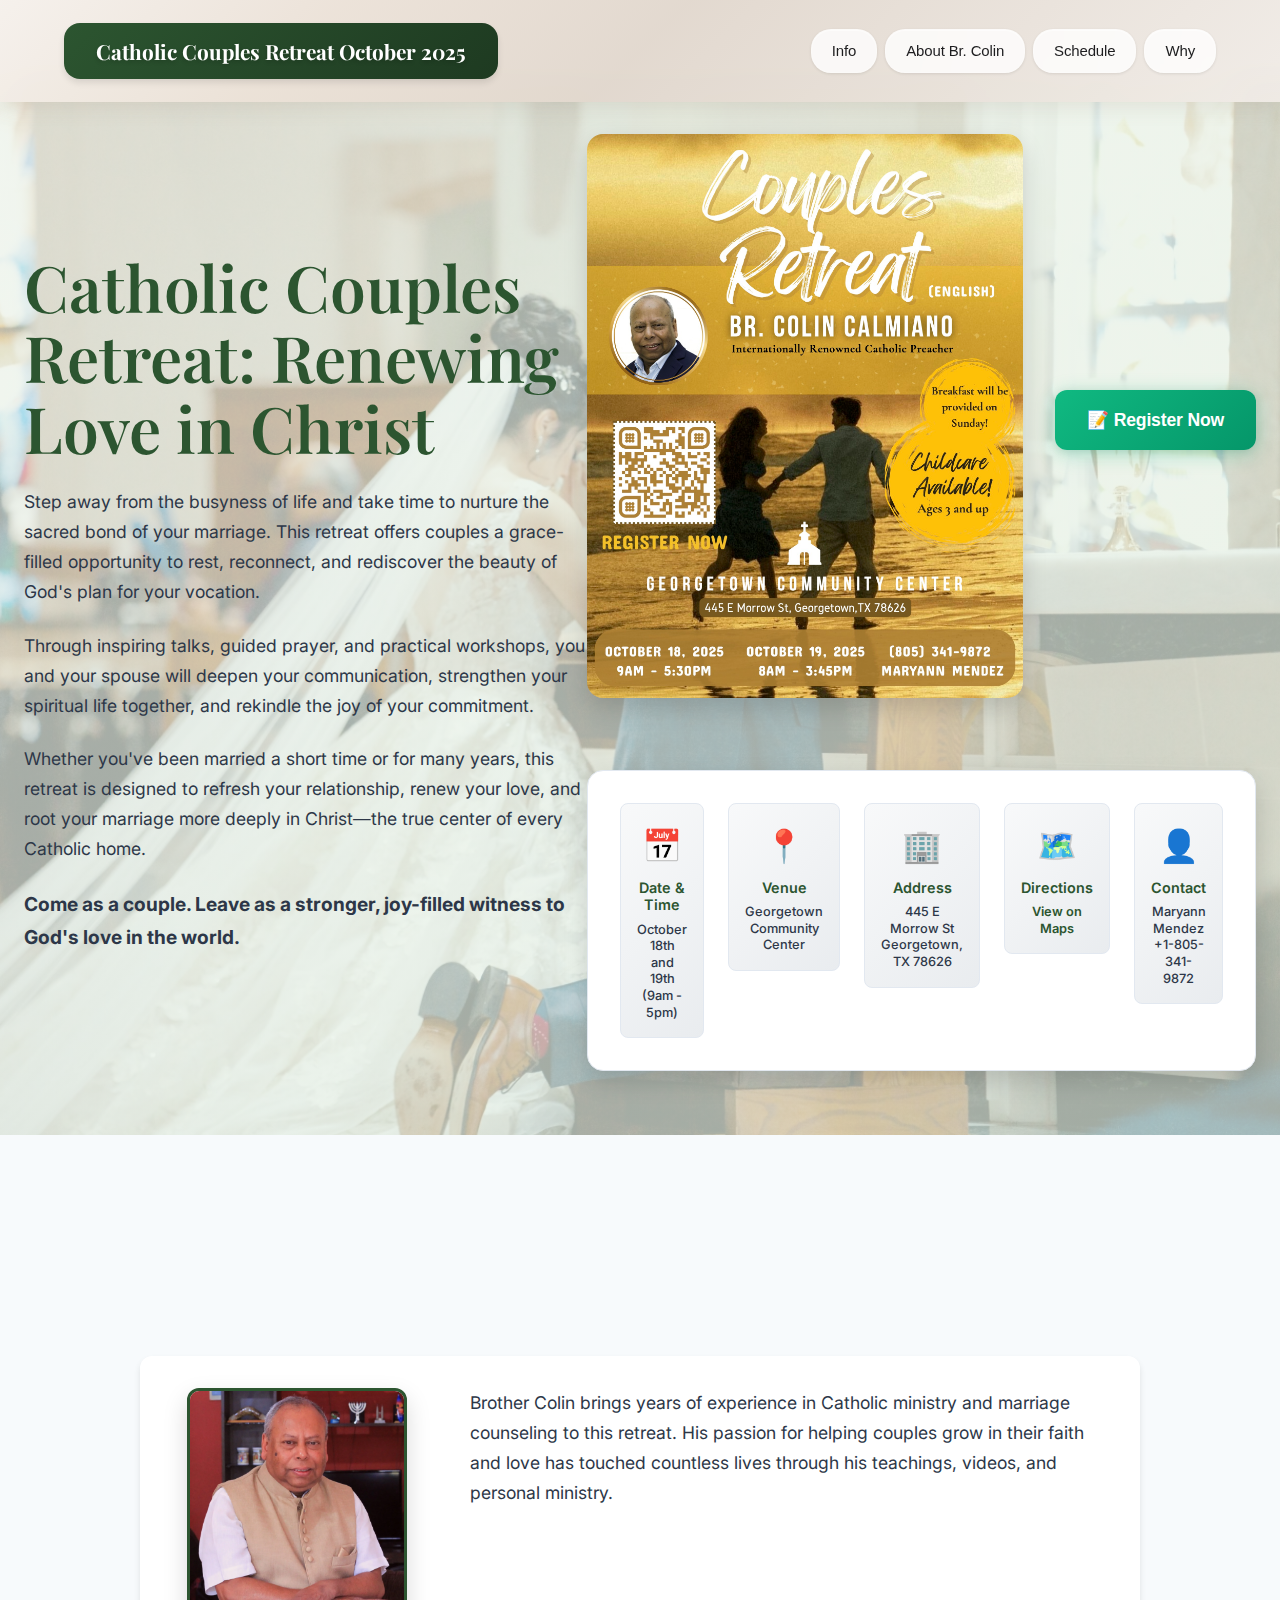
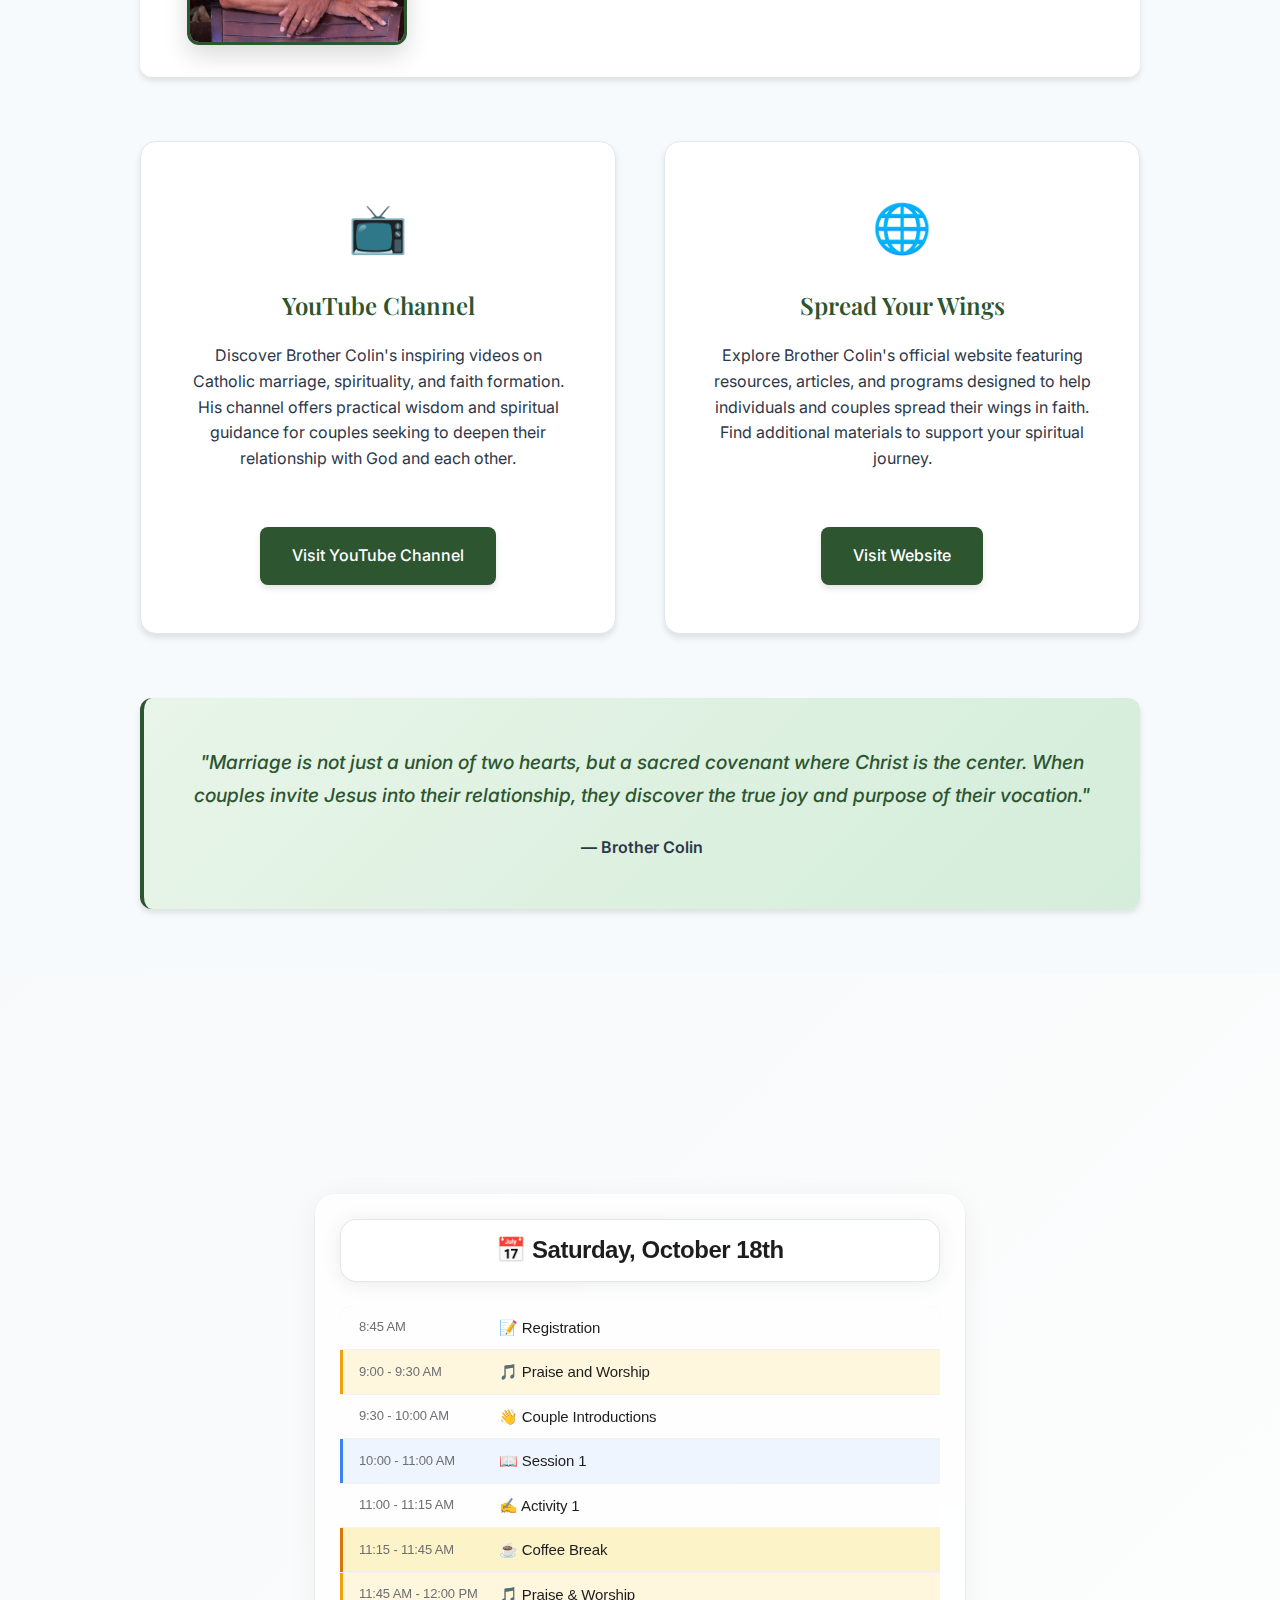
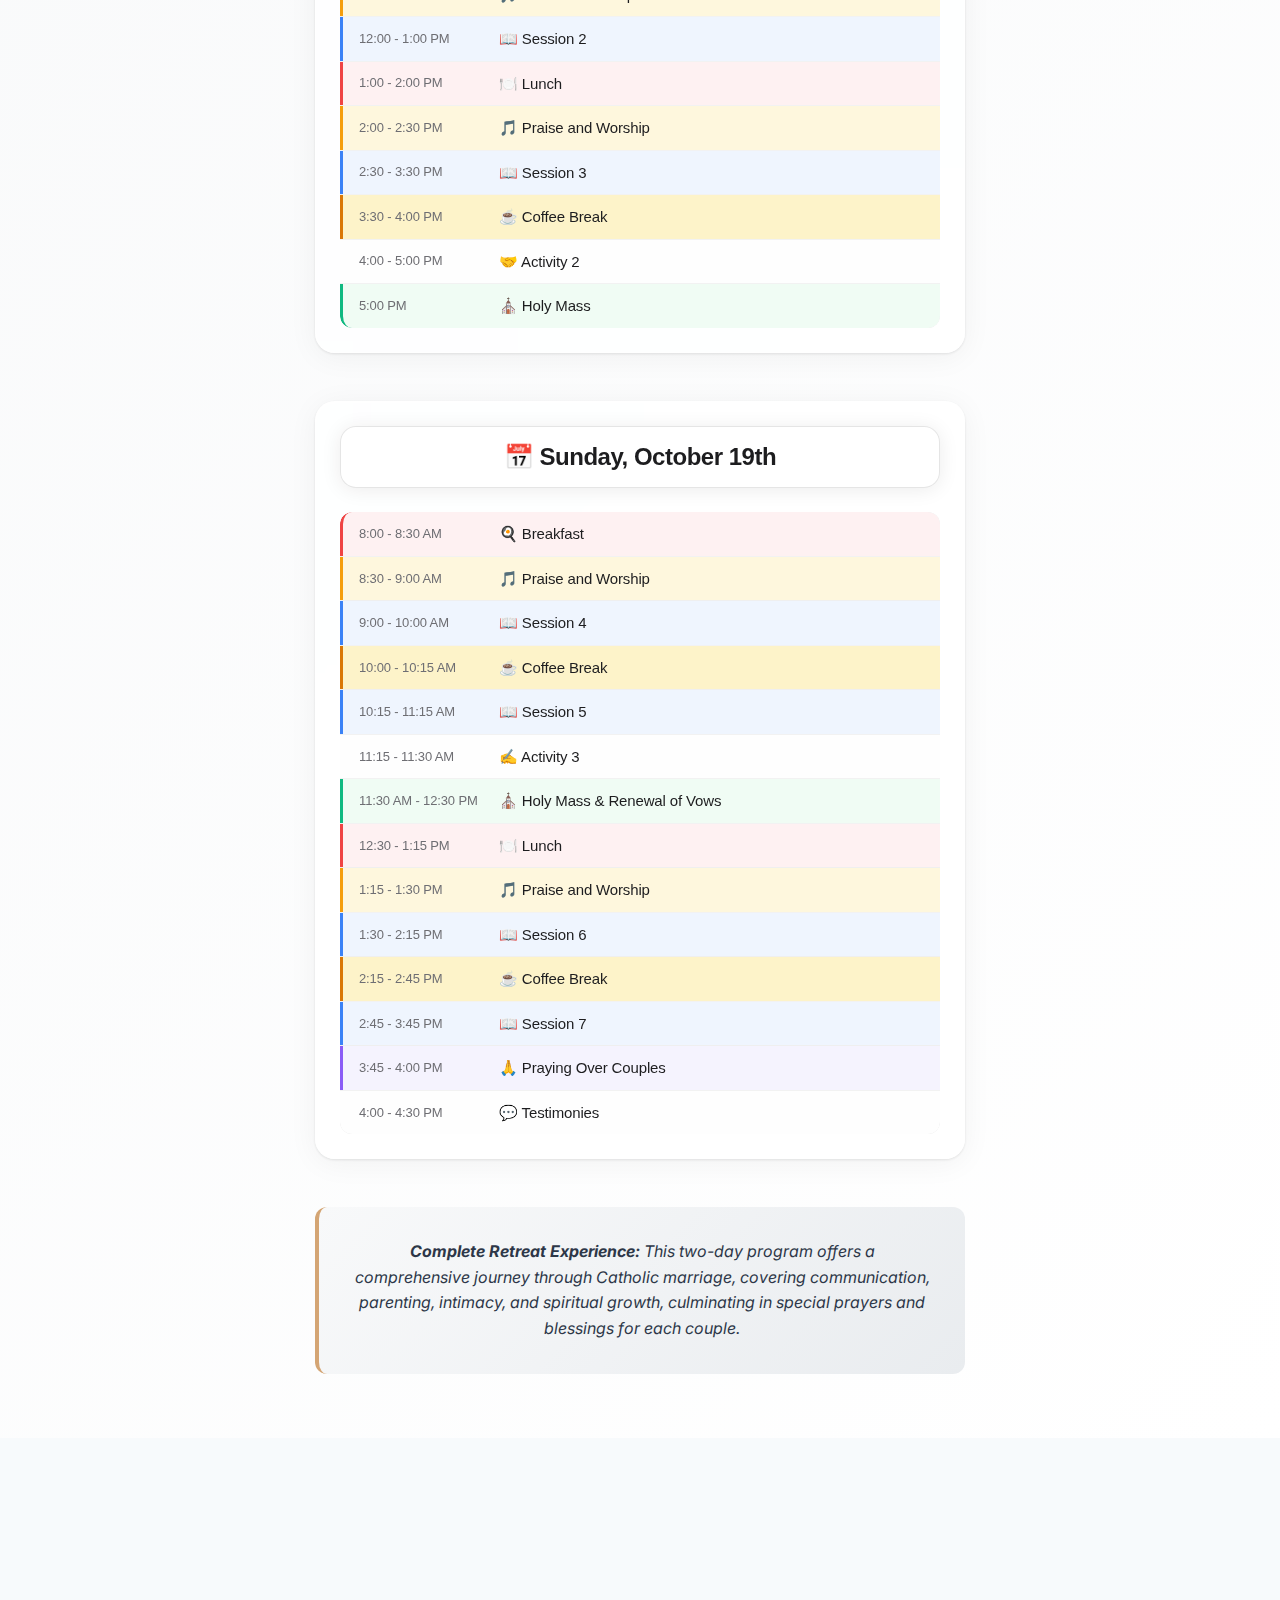
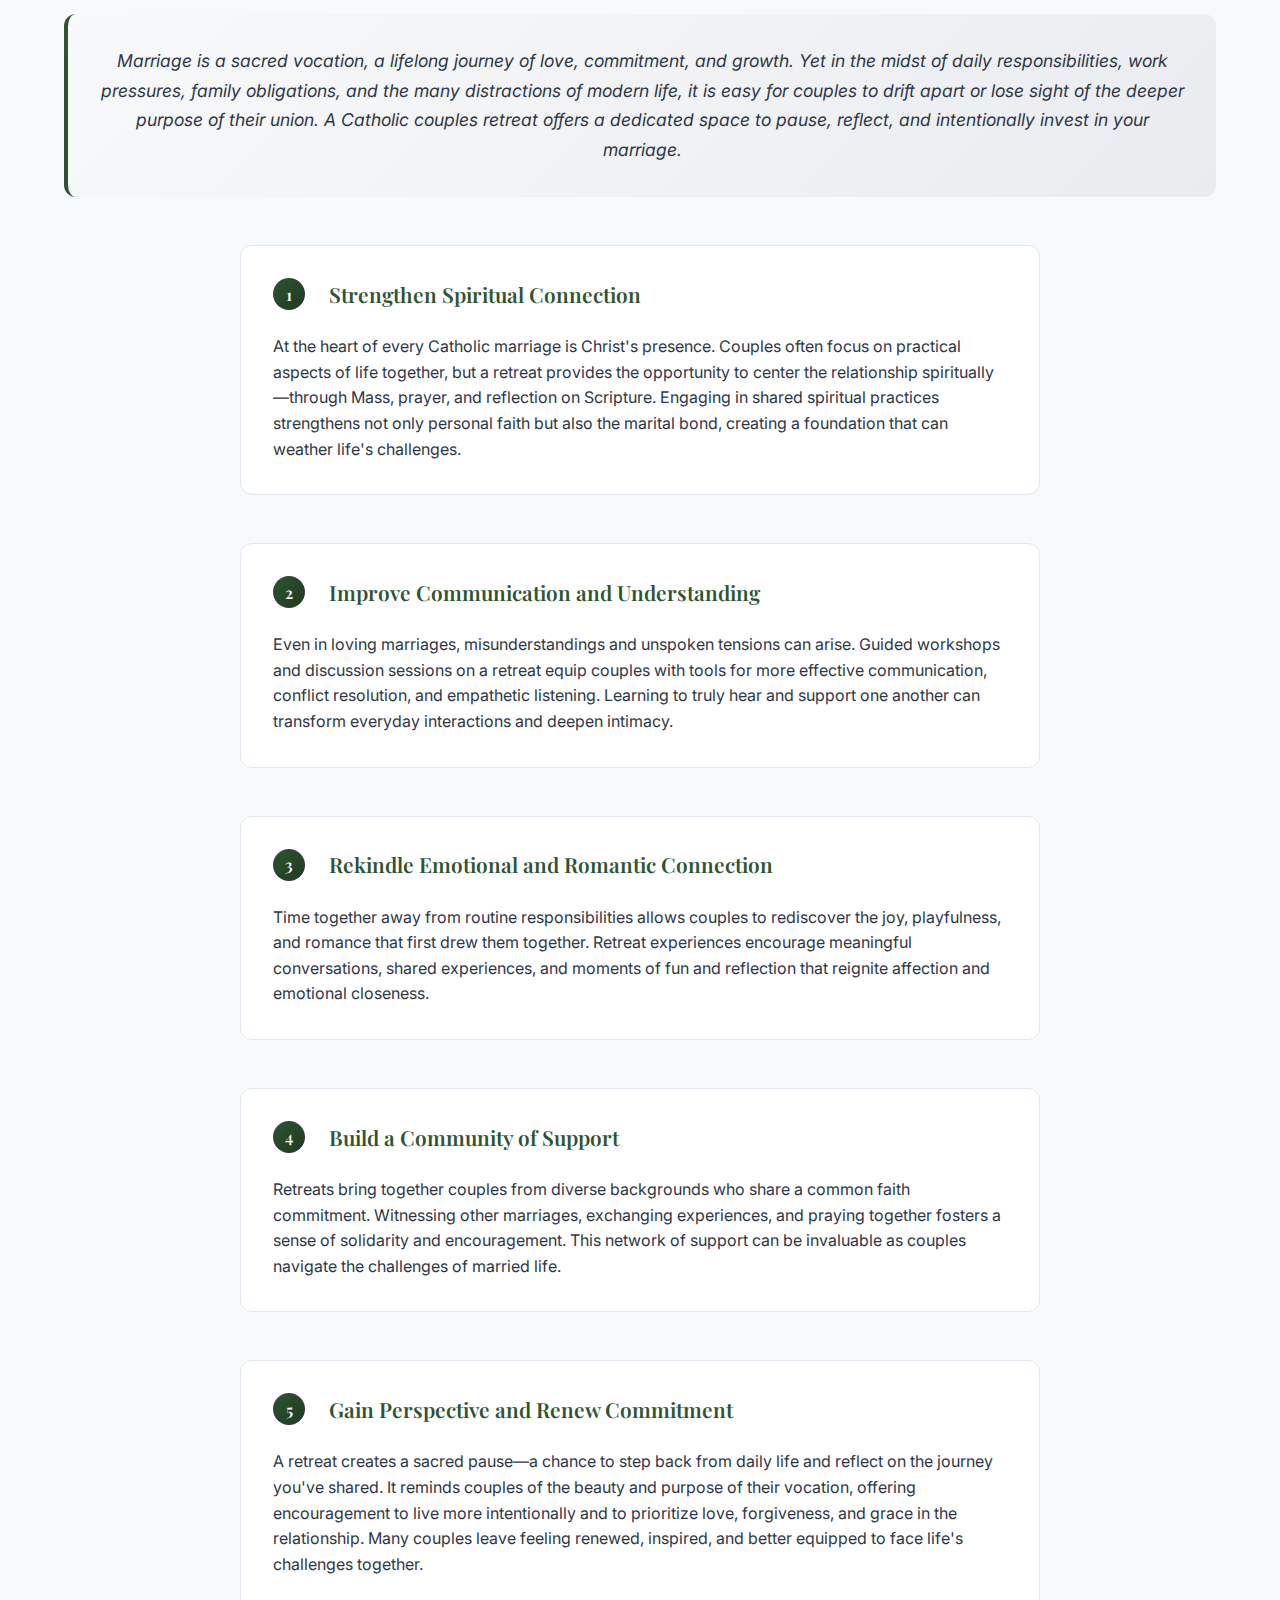
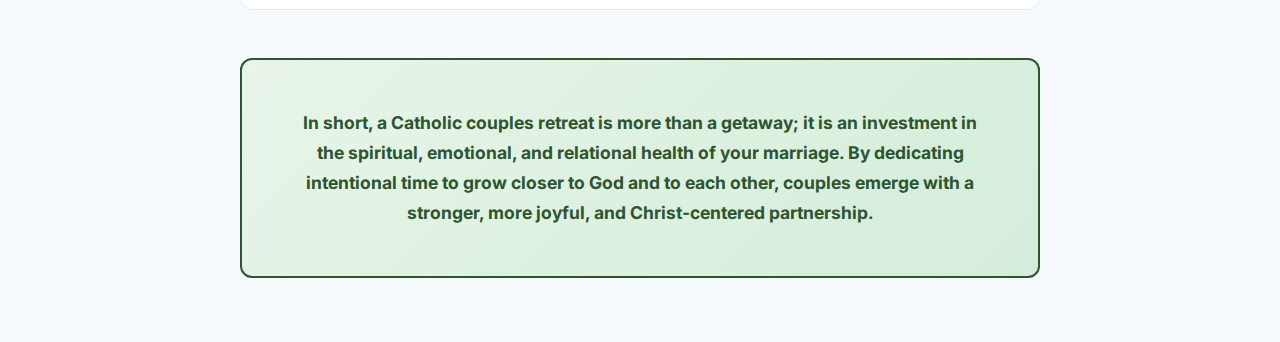
<file: index.html>
<!DOCTYPE html>
<html lang="en">
<head>
    <meta charset="UTF-8">
    <meta name="viewport" content="width=device-width, initial-scale=1.0">
    <meta http-equiv="Cache-Control" content="no-cache, no-store, must-revalidate">
    <meta http-equiv="Pragma" content="no-cache">
    <meta http-equiv="Expires" content="0">
    <title>Catholic Couples Retreat - October 2025 - Strengthen Your Marriage in Faith</title>
    <link rel="stylesheet" href="styles.css?v=2025012104">
    <link href="https://fonts.googleapis.com/css2?family=Playfair+Display:wght@400;600;700&family=Inter:wght@300;400;500;600&display=swap" rel="stylesheet">
</head>
<body>
    <!-- Navigation -->
    <nav class="navbar">
        <div class="nav-container">
            <div class="nav-logo">
                <h2>Catholic Couples Retreat October 2025</h2>
            </div>
            <ul class="nav-menu">
                <li><a href="#info">Info</a></li>
                <li><a href="#about-colin">About Br. Colin</a></li>
                <li><a href="#schedule">Schedule</a></li>
                <li><a href="#why">Why</a></li>
            </ul>
            <div class="hamburger">
                <span></span>
                <span></span>
                <span></span>
            </div>
        </div>
    </nav>

    <!-- Hero Section -->
    <section id="home" class="hero">
        <div class="hero-content">
            <h1 class="hero-title">Catholic Couples Retreat: Renewing Love in Christ</h1>
            <div class="hero-description">
                <p>Step away from the busyness of life and take time to nurture the sacred bond of your marriage. This retreat offers couples a grace-filled opportunity to rest, reconnect, and rediscover the beauty of God's plan for your vocation.</p>
                
                <p>Through inspiring talks, guided prayer, and practical workshops, you and your spouse will deepen your communication, strengthen your spiritual life together, and rekindle the joy of your commitment.</p>
                
                <p>Whether you've been married a short time or for many years, this retreat is designed to refresh your relationship, renew your love, and root your marriage more deeply in Christ—the true center of every Catholic home.</p>
                
                <p><strong>Come as a couple. Leave as a stronger, joy-filled witness to God's love in the world.</strong></p>
            </div>
        </div>
        <div class="hero-image">
            <div class="image-and-button-container">
                <div class="image-container">
                    <img src="images/hero-image.jpg" alt="Catholic Couples Retreat Poster" class="hero-image-photo" onerror="this.style.display='none'; this.nextElementSibling.style.display='flex';">
                    <div class="image-placeholder" style="display: none;">
                        ✝️ Catholic Couples Retreat Poster
                    </div>
                </div>
                
                <!-- Register Button -->
                <div class="register-button-container">
                    <a href="https://docs.google.com/forms/d/e/1FAIpQLSegRzxUMZDY_AypYSmhVg0M5RpEJhJZiass7yn_Dn_BLFniHQ/viewform" target="_blank" rel="noopener noreferrer" class="btn btn-register">
                        📝 Register Now
                    </a>
                </div>
            </div>
            
            <!-- Retreat Details Card -->
            <div id="info" class="retreat-details-card">
                <div class="retreat-details-grid">
                    <div class="detail-item">
                        <div class="detail-icon">📅</div>
                        <div class="detail-content">
                            <h4>Date & Time</h4>
                            <p>October 18th and 19th<br>(9am - 5pm)</p>
                        </div>
                    </div>
                    
                    <div class="detail-item">
                        <div class="detail-icon">📍</div>
                        <div class="detail-content">
                            <h4>Venue</h4>
                            <p>Georgetown Community Center</p>
                        </div>
                    </div>
                    
                    <div class="detail-item">
                        <div class="detail-icon">🏢</div>
                        <div class="detail-content">
                            <h4>Address</h4>
                            <p>445 E Morrow St<br>Georgetown, TX 78626</p>
                        </div>
                    </div>
                    
                    <div class="detail-item">
                        <div class="detail-icon">🗺️</div>
                        <div class="detail-content">
                            <h4>Directions</h4>
                            <p><a href="https://maps.app.goo.gl/Rk3Qw3D16iaiUasV8" target="_blank" rel="noopener noreferrer">View on Maps</a></p>
                        </div>
                    </div>
                    
                    <div class="detail-item">
                        <div class="detail-icon">👤</div>
                        <div class="detail-content">
                            <h4>Contact</h4>
                            <p>Maryann Mendez<br>+1-805-341-9872</p>
                        </div>
                    </div>
                </div>
            </div>
        </div>
    </section>

    <!-- About Br. Colin Section -->
    <section id="about-colin" class="about-colin-section">
        <div class="container">
            <div class="section-header">
                <h2>About Br. Colin</h2>
                <p>Meet Your Retreat Leader</p>
            </div>
            
            <div class="colin-content">
                <div class="colin-intro-with-image">
                    <div class="colin-image">
                        <img src="images/Colin-Personal.jpg" alt="Brother Colin" class="colin-photo" onerror="this.style.display='none'; this.nextElementSibling.style.display='flex';">
                        <div class="colin-image-placeholder" style="display: none;">
                            👤 Brother Colin
                        </div>
                    </div>
                    <div class="colin-intro">
                        <p>Brother Colin brings years of experience in Catholic ministry and marriage counseling to this retreat. His passion for helping couples grow in their faith and love has touched countless lives through his teachings, videos, and personal ministry.</p>
                    </div>
                </div>
                
                <div class="colin-links">
                    <div class="colin-link-card">
                        <div class="link-icon">📺</div>
                        <h3>YouTube Channel</h3>
                        <p>Discover Brother Colin's inspiring videos on Catholic marriage, spirituality, and faith formation. His channel offers practical wisdom and spiritual guidance for couples seeking to deepen their relationship with God and each other.</p>
                        <a href="https://www.youtube.com/channel/UC_-gdx3xmP2wptW4AlnkNYw/about" target="_blank" rel="noopener noreferrer" class="btn btn-primary">
                            Visit YouTube Channel
                        </a>
                    </div>
                    
                    <div class="colin-link-card">
                        <div class="link-icon">🌐</div>
                        <h3>Spread Your Wings</h3>
                        <p>Explore Brother Colin's official website featuring resources, articles, and programs designed to help individuals and couples spread their wings in faith. Find additional materials to support your spiritual journey.</p>
                        <a href="https://spreadyourwings.in" target="_blank" rel="noopener noreferrer" class="btn btn-primary">
                            Visit Website
                        </a>
                    </div>
                </div>
                
                <div class="colin-quote">
                    <blockquote>
                        <p>"Marriage is not just a union of two hearts, but a sacred covenant where Christ is the center. When couples invite Jesus into their relationship, they discover the true joy and purpose of their vocation."</p>
                        <cite>— Brother Colin</cite>
                    </blockquote>
                </div>
            </div>
        </div>
    </section>

    <!-- Schedule Section -->
    <section id="schedule" class="schedule-section">
        <div class="container">
            <div class="section-header">
                <h2>Retreat Schedule</h2>
                <p>Complete Two-Day Program - October 18th & 19th, 2025</p>
            </div>
            
            <div class="schedule-content">
                <!-- Day 1 Schedule -->
                <div class="day-schedule">
                    <div class="schedule-day-header">
                        <h3>📅 Saturday, October 18th</h3>
                    </div>
                    
                    <div class="schedule-single-day">
                        <!-- Row 1: 8:45 AM -->
                        <div class="schedule-time-row">
                            <div class="time-slot">8:45 AM</div>
                            <div class="day-activity">
                                <h4>📝 Registration</h4>
                            </div>
                        </div>
                        
                        <!-- Row 3: 9:00-9:30 AM -->
                        <div class="schedule-time-row worship">
                            <div class="time-slot">9:00 - 9:30 AM</div>
                            <div class="day-activity">
                                <h4>🎵 Praise and Worship</h4>
                            </div>
                        </div>
                        
                        <!-- Row 4: 9:30-10:00 AM -->
                        <div class="schedule-time-row">
                            <div class="time-slot">9:30 - 10:00 AM</div>
                            <div class="day-activity">
                                <h4>👋 Couple Introductions</h4>
                            </div>
                        </div>
                        
                        <!-- Row 5: 10:00-11:00 AM -->
                        <div class="schedule-time-row session">
                            <div class="time-slot">10:00 - 11:00 AM</div>
                            <div class="day-activity">
                                <h4>📖 Session 1</h4>
                            </div>
                        </div>
                        
                        <!-- Row 6: 11:00-11:15 AM -->
                        <div class="schedule-time-row">
                            <div class="time-slot">11:00 - 11:15 AM</div>
                            <div class="day-activity">
                                <h4>✍️ Activity 1</h4>
                            </div>
                        </div>
                        
                        <!-- Row 7: 11:15-11:45 AM -->
                        <div class="schedule-time-row break">
                            <div class="time-slot">11:15 - 11:45 AM</div>
                            <div class="day-activity">
                                <h4>☕ Coffee Break</h4>
                            </div>
                        </div>
                        
                        <!-- Row 8: 11:45 AM-12:00 PM -->
                        <div class="schedule-time-row worship">
                            <div class="time-slot">11:45 AM - 12:00 PM</div>
                            <div class="day-activity">
                                <h4>🎵 Praise & Worship</h4>
                            </div>
                        </div>
                        
                        <!-- Row 9: 12:00-1:00 PM -->
                        <div class="schedule-time-row session">
                            <div class="time-slot">12:00 - 1:00 PM</div>
                            <div class="day-activity">
                                <h4>📖 Session 2</h4>
                            </div>
                        </div>
                        
                        <!-- Row 10: 1:00-2:00 PM -->
                        <div class="schedule-time-row meal">
                            <div class="time-slot">1:00 - 2:00 PM</div>
                            <div class="day-activity">
                                <h4>🍽️ Lunch</h4>
                            </div>
                        </div>
                        
                        <!-- Row 11: 2:00-2:30 PM -->
                        <div class="schedule-time-row worship">
                            <div class="time-slot">2:00 - 2:30 PM</div>
                            <div class="day-activity">
                                <h4>🎵 Praise and Worship</h4>
                            </div>
                        </div>
                        
                        <!-- Row 12: 2:30-3:30 PM -->
                        <div class="schedule-time-row session">
                            <div class="time-slot">2:30 - 3:30 PM</div>
                            <div class="day-activity">
                                <h4>📖 Session 3</h4>
                            </div>
                        </div>
                        
                        <!-- Row 13: 3:30-4:00 PM -->
                        <div class="schedule-time-row break">
                            <div class="time-slot">3:30 - 4:00 PM</div>
                            <div class="day-activity">
                                <h4>☕ Coffee Break</h4>
                            </div>
                        </div>
                        
                        <!-- Row 14: 4:00-5:00 PM -->
                        <div class="schedule-time-row">
                            <div class="time-slot">4:00 - 5:00 PM</div>
                            <div class="day-activity">
                                <h4>🤝 Activity 2</h4>
                            </div>
                        </div>
                        
                        <!-- Row 15: 5:00 PM -->
                        <div class="schedule-time-row mass">
                            <div class="time-slot">5:00 PM</div>
                            <div class="day-activity">
                                <h4>⛪ Holy Mass</h4>
                            </div>
                        </div>
                    </div>
                </div>
                
                <!-- Day 2 Schedule -->
                <div class="day-schedule">
                    <div class="schedule-day-header">
                        <h3>📅 Sunday, October 19th</h3>
                    </div>
                    
                    <div class="schedule-single-day">
                        <!-- Row 1: 8:00-8:30 AM -->
                        <div class="schedule-time-row meal">
                            <div class="time-slot">8:00 - 8:30 AM</div>
                            <div class="day-activity">
                                <h4>🍳 Breakfast</h4>
                            </div>
                        </div>
                        
                        <!-- Row 2: 8:30-9:00 AM -->
                        <div class="schedule-time-row worship">
                            <div class="time-slot">8:30 - 9:00 AM</div>
                            <div class="day-activity">
                                <h4>🎵 Praise and Worship</h4>
                            </div>
                        </div>
                        
                        <!-- Row 3: 9:00-10:00 AM -->
                        <div class="schedule-time-row session">
                            <div class="time-slot">9:00 - 10:00 AM</div>
                            <div class="day-activity">
                                <h4>📖 Session 4</h4>
                            </div>
                        </div>
                        
                        <!-- Row 4: 10:00-10:15 AM -->
                        <div class="schedule-time-row break">
                            <div class="time-slot">10:00 - 10:15 AM</div>
                            <div class="day-activity">
                                <h4>☕ Coffee Break</h4>
                            </div>
                        </div>
                        
                        <!-- Row 5: 10:15-11:15 AM -->
                        <div class="schedule-time-row session">
                            <div class="time-slot">10:15 - 11:15 AM</div>
                            <div class="day-activity">
                                <h4>📖 Session 5</h4>
                            </div>
                        </div>
                        
                        <!-- Row 6: 11:15-11:30 AM -->
                        <div class="schedule-time-row">
                            <div class="time-slot">11:15 - 11:30 AM</div>
                            <div class="day-activity">
                                <h4>✍️ Activity 3</h4>
                            </div>
                        </div>
                        
                        <!-- Row 7: 11:30 AM-12:30 PM -->
                        <div class="schedule-time-row mass">
                            <div class="time-slot">11:30 AM - 12:30 PM</div>
                            <div class="day-activity">
                                <h4>⛪ Holy Mass & Renewal of Vows</h4>
                            </div>
                        </div>
                        
                        <!-- Row 8: 12:30-1:15 PM -->
                        <div class="schedule-time-row meal">
                            <div class="time-slot">12:30 - 1:15 PM</div>
                            <div class="day-activity">
                                <h4>🍽️ Lunch</h4>
                            </div>
                        </div>
                        
                        <!-- Row 9: 1:15-1:30 PM -->
                        <div class="schedule-time-row worship">
                            <div class="time-slot">1:15 - 1:30 PM</div>
                            <div class="day-activity">
                                <h4>🎵 Praise and Worship</h4>
                            </div>
                        </div>
                        
                        <!-- Row 10: 1:30-2:15 PM -->
                        <div class="schedule-time-row session">
                            <div class="time-slot">1:30 - 2:15 PM</div>
                            <div class="day-activity">
                                <h4>📖 Session 6</h4>
                            </div>
                        </div>
                        
                        <!-- Row 11: 2:15-2:45 PM -->
                        <div class="schedule-time-row break">
                            <div class="time-slot">2:15 - 2:45 PM</div>
                            <div class="day-activity">
                                <h4>☕ Coffee Break</h4>
                            </div>
                        </div>
                        
                        <!-- Row 12: 2:45-3:45 PM -->
                        <div class="schedule-time-row session">
                            <div class="time-slot">2:45 - 3:45 PM</div>
                            <div class="day-activity">
                                <h4>📖 Session 7</h4>
                            </div>
                        </div>
                        
                        <!-- Row 13: 3:45-4:00 PM -->
                        <div class="schedule-time-row prayer">
                            <div class="time-slot">3:45 - 4:00 PM</div>
                            <div class="day-activity">
                                <h4>🙏 Praying Over Couples</h4>
                            </div>
                        </div>
                        
                        <!-- Row 14: 4:00-4:30 PM -->
                        <div class="schedule-time-row">
                            <div class="time-slot">4:00 - 4:30 PM</div>
                            <div class="day-activity">
                                <h4>💬 Testimonies</h4>
                            </div>
                        </div>
                    </div>
                </div>
                
                <div class="schedule-note">
                    <p><strong>Complete Retreat Experience:</strong> This two-day program offers a comprehensive journey through Catholic marriage, covering communication, parenting, intimacy, and spiritual growth, culminating in special prayers and blessings for each couple.</p>
                </div>
            </div>
        </div>
    </section>

    <!-- Why Section -->
    <section id="why" class="why-section-page">
        <div class="container">
            <div class="section-header">
                <h2>Why a Catholic Couples Retreat is Invaluable</h2>
            </div>
            
            <p class="intro-text">Marriage is a sacred vocation, a lifelong journey of love, commitment, and growth. Yet in the midst of daily responsibilities, work pressures, family obligations, and the many distractions of modern life, it is easy for couples to drift apart or lose sight of the deeper purpose of their union. A Catholic couples retreat offers a dedicated space to pause, reflect, and intentionally invest in your marriage.</p>
            
            <div class="why-content">
                <div class="why-item">
                    <h3><span class="number">1</span> Strengthen Spiritual Connection</h3>
                    <p>At the heart of every Catholic marriage is Christ's presence. Couples often focus on practical aspects of life together, but a retreat provides the opportunity to center the relationship spiritually—through Mass, prayer, and reflection on Scripture. Engaging in shared spiritual practices strengthens not only personal faith but also the marital bond, creating a foundation that can weather life's challenges.</p>
                </div>

                <div class="why-item">
                    <h3><span class="number">2</span> Improve Communication and Understanding</h3>
                    <p>Even in loving marriages, misunderstandings and unspoken tensions can arise. Guided workshops and discussion sessions on a retreat equip couples with tools for more effective communication, conflict resolution, and empathetic listening. Learning to truly hear and support one another can transform everyday interactions and deepen intimacy.</p>
                </div>

                <div class="why-item">
                    <h3><span class="number">3</span> Rekindle Emotional and Romantic Connection</h3>
                    <p>Time together away from routine responsibilities allows couples to rediscover the joy, playfulness, and romance that first drew them together. Retreat experiences encourage meaningful conversations, shared experiences, and moments of fun and reflection that reignite affection and emotional closeness.</p>
                </div>

                <div class="why-item">
                    <h3><span class="number">4</span> Build a Community of Support</h3>
                    <p>Retreats bring together couples from diverse backgrounds who share a common faith commitment. Witnessing other marriages, exchanging experiences, and praying together fosters a sense of solidarity and encouragement. This network of support can be invaluable as couples navigate the challenges of married life.</p>
                </div>

                <div class="why-item">
                    <h3><span class="number">5</span> Gain Perspective and Renew Commitment</h3>
                    <p>A retreat creates a sacred pause—a chance to step back from daily life and reflect on the journey you've shared. It reminds couples of the beauty and purpose of their vocation, offering encouragement to live more intentionally and to prioritize love, forgiveness, and grace in the relationship. Many couples leave feeling renewed, inspired, and better equipped to face life's challenges together.</p>
                </div>

                <div class="conclusion-text">
                    <p><strong>In short, a Catholic couples retreat is more than a getaway; it is an investment in the spiritual, emotional, and relational health of your marriage. By dedicating intentional time to grow closer to God and to each other, couples emerge with a stronger, more joyful, and Christ-centered partnership.</strong></p>
                </div>
            </div>
        </div>
    </section>

    <script src="script.js?v=2025012101"></script>
</body>
</html>
</file>
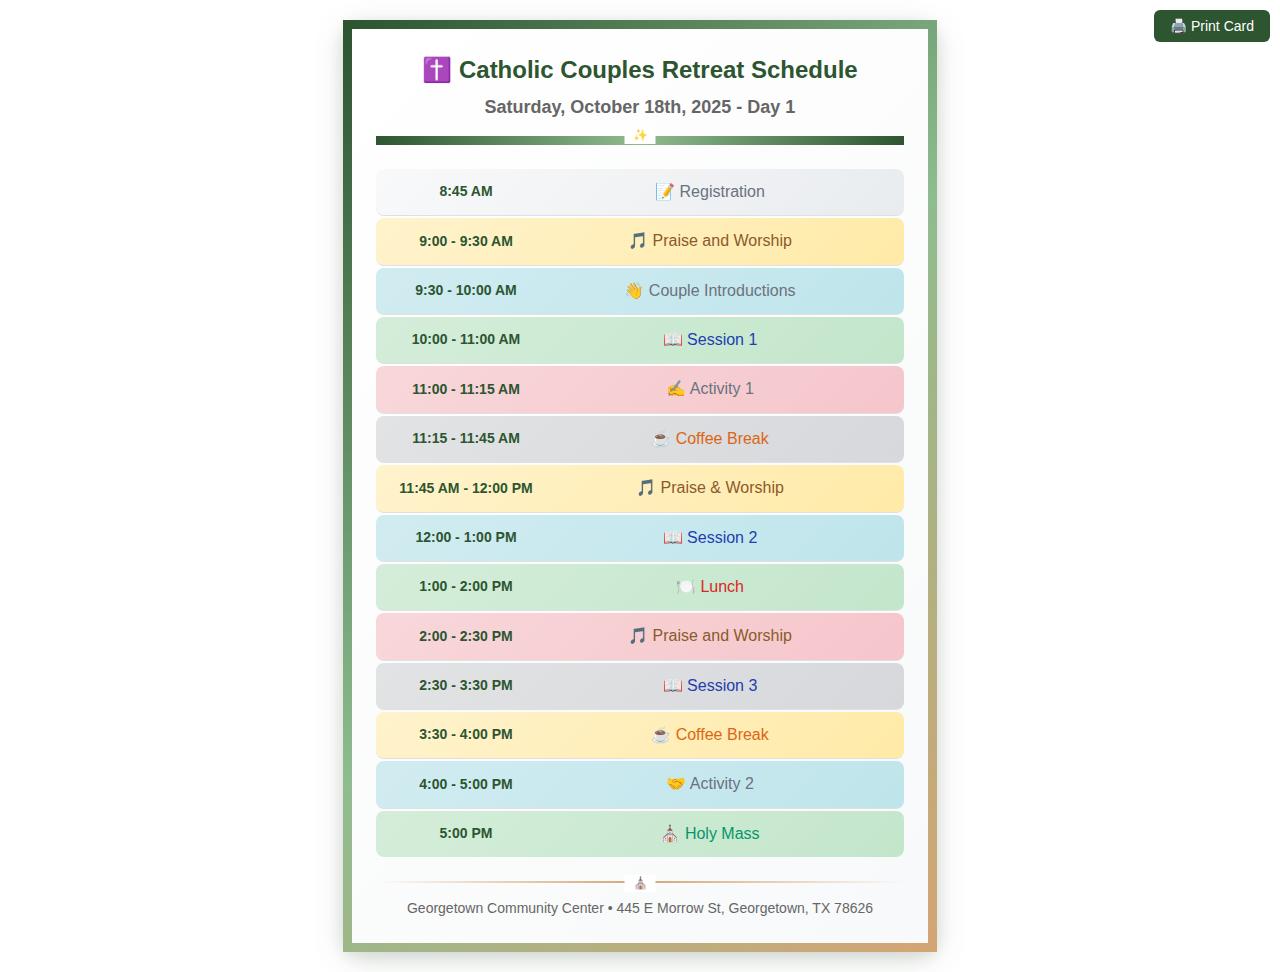
<file: day1-schedule-card.html>
<!DOCTYPE html>
<html lang="en">
<head>
    <meta charset="UTF-8">
    <meta name="viewport" content="width=device-width, initial-scale=1.0">
    <title>Day 1 Schedule Card - Catholic Couples Retreat</title>
    <style>
        @media print {
            * {
                visibility: hidden;
            }
            .card, .card * {
                visibility: visible;
            }
            .card {
                position: absolute;
                left: 0;
                top: 0;
                width: 100% !important;
                max-width: none !important;
                margin: 0 !important;
                padding: 20px !important;
                box-shadow: none !important;
                border: 3px solid #2c5530 !important;
                border-image: none !important;
                background: white !important;
            }
            .card::before {
                display: none !important;
            }
            body {
                margin: 0;
                padding: 0;
            }
            .no-print {
                display: none !important;
                visibility: hidden !important;
            }
        }
        
        body {
            font-family: -apple-system, BlinkMacSystemFont, 'Segoe UI', Roboto, Arial, sans-serif;
            margin: 20px;
            background: white;
            color: #333;
            line-height: 1.4;
        }
        
        .card {
            max-width: 5.5in;
            margin: 0 auto;
            border: 9px solid;
            border-image: linear-gradient(135deg, #2c5530 0%, #8fbc8f 50%, #d4a574 100%) 1;
            border-radius: 16px;
            padding: 24px;
            background: linear-gradient(135deg, #ffffff 0%, #f8f9fa 100%);
            box-shadow:
                0 8px 32px rgba(44, 85, 48, 0.15),
                0 4px 16px rgba(0, 0, 0, 0.1),
                inset 0 1px 0 rgba(255, 255, 255, 0.8);
            position: relative;
        }
        
        .card::before {
            content: '';
            position: absolute;
            top: -9px;
            left: -9px;
            right: -9px;
            bottom: -9px;
            background: linear-gradient(135deg, #2c5530 0%, #8fbc8f 50%, #d4a574 100%);
            border-radius: 16px;
            z-index: -1;
        }
        
        .header {
            text-align: center;
            margin-bottom: 24px;
            border-bottom: 9px solid;
            border-image: linear-gradient(90deg, #2c5530 0%, #8fbc8f 50%, #2c5530 100%) 1;
            padding-bottom: 16px;
            position: relative;
        }
        
        .header::after {
            content: '✨';
            position: absolute;
            bottom: -8px;
            left: 50%;
            transform: translateX(-50%);
            background: white;
            padding: 0 8px;
            font-size: 12px;
        }
        
        .header h1 {
            font-size: 24px;
            margin: 0 0 8px 0;
            color: #2c5530;
            font-weight: 700;
        }
        
        .header .date {
            font-size: 18px;
            color: #666;
            font-weight: 600;
        }
        
        .schedule-item {
            display: flex;
            justify-content: center;
            align-items: center;
            padding: 12px 20px;
            border-bottom: 1px solid #e0e0e0;
            text-align: center;
            border-radius: 8px;
            margin-bottom: 2px;
        }
        
        .schedule-item:last-child {
            border-bottom: none;
            margin-bottom: 0;
        }
        
        /* Gradient backgrounds for alternating rows */
        .schedule-item:nth-child(1) { background: linear-gradient(135deg, #f8f9fa 0%, #e9ecef 100%); }
        .schedule-item:nth-child(2) { background: linear-gradient(135deg, #fff3cd 0%, #ffeaa7 100%); }
        .schedule-item:nth-child(3) { background: linear-gradient(135deg, #d1ecf1 0%, #bee5eb 100%); }
        .schedule-item:nth-child(4) { background: linear-gradient(135deg, #d4edda 0%, #c3e6cb 100%); }
        .schedule-item:nth-child(5) { background: linear-gradient(135deg, #f8d7da 0%, #f5c6cb 100%); }
        .schedule-item:nth-child(6) { background: linear-gradient(135deg, #e2e3e5 0%, #d6d8db 100%); }
        .schedule-item:nth-child(7) { background: linear-gradient(135deg, #fff3cd 0%, #ffeaa7 100%); }
        .schedule-item:nth-child(8) { background: linear-gradient(135deg, #d1ecf1 0%, #bee5eb 100%); }
        .schedule-item:nth-child(9) { background: linear-gradient(135deg, #d4edda 0%, #c3e6cb 100%); }
        .schedule-item:nth-child(10) { background: linear-gradient(135deg, #f8d7da 0%, #f5c6cb 100%); }
        .schedule-item:nth-child(11) { background: linear-gradient(135deg, #e2e3e5 0%, #d6d8db 100%); }
        .schedule-item:nth-child(12) { background: linear-gradient(135deg, #fff3cd 0%, #ffeaa7 100%); }
        .schedule-item:nth-child(13) { background: linear-gradient(135deg, #d1ecf1 0%, #bee5eb 100%); }
        .schedule-item:nth-child(14) { background: linear-gradient(135deg, #d4edda 0%, #c3e6cb 100%); }
        
        .time {
            font-size: 14px;
            font-weight: 700;
            color: #2c5530;
            min-width: 140px;
            text-align: center;
        }
        
        .activity {
            font-size: 16px;
            color: #333;
            flex: 1;
            font-weight: 500;
            text-align: center;
        }
        
        .activity-type {
            font-weight: 500;
        }
        
        .worship { color: #8b5a2b; }
        .session { color: #1e40af; }
        .break { color: #dc6614; }
        .meal { color: #dc2626; }
        .mass { color: #059669; }
        .activity-icon { color: #6b7280; }
        
        .footer {
            margin-top: 24px;
            padding-top: 16px;
            border-top: 2px solid;
            border-image: linear-gradient(90deg, transparent 0%, #d4a574 50%, transparent 100%) 1;
            text-align: center;
            font-size: 14px;
            color: #666;
            font-weight: 500;
            position: relative;
        }
        
        .footer::before {
            content: '⛪';
            position: absolute;
            top: -8px;
            left: 50%;
            transform: translateX(-50%);
            background: white;
            padding: 0 8px;
            font-size: 12px;
        }
        
        .print-button {
            position: fixed;
            top: 10px;
            right: 10px;
            background: #2c5530;
            color: white;
            border: none;
            padding: 8px 16px;
            border-radius: 6px;
            cursor: pointer;
            font-size: 14px;
        }
        
        .print-button:hover {
            background: #1e3a21;
        }
        
        @media print {
            .card {
                box-shadow: none;
                border: 2px solid #2c5530;
                max-width: none;
                width: 100%;
            }
        }
    </style>
</head>
<body>
    <button class="print-button no-print" onclick="window.print()">🖨️ Print Card</button>
    
    <div class="card">
        <div class="header">
            <h1>✝️ Catholic Couples Retreat Schedule</h1>
            <div class="date">Saturday, October 18th, 2025 - Day 1</div>
        </div>
        
        <div class="schedule">
            <div class="schedule-item">
                <div class="time">8:45 AM</div>
                <div class="activity activity-icon">📝 Registration</div>
            </div>
            
            <div class="schedule-item">
                <div class="time">9:00 - 9:30 AM</div>
                <div class="activity worship">🎵 Praise and Worship</div>
            </div>
            
            <div class="schedule-item">
                <div class="time">9:30 - 10:00 AM</div>
                <div class="activity activity-icon">👋 Couple Introductions</div>
            </div>
            
            <div class="schedule-item">
                <div class="time">10:00 - 11:00 AM</div>
                <div class="activity session">📖 Session 1</div>
            </div>
            
            <div class="schedule-item">
                <div class="time">11:00 - 11:15 AM</div>
                <div class="activity activity-icon">✍️ Activity 1</div>
            </div>
            
            <div class="schedule-item">
                <div class="time">11:15 - 11:45 AM</div>
                <div class="activity break">☕ Coffee Break</div>
            </div>
            
            <div class="schedule-item">
                <div class="time">11:45 AM - 12:00 PM</div>
                <div class="activity worship">🎵 Praise & Worship</div>
            </div>
            
            <div class="schedule-item">
                <div class="time">12:00 - 1:00 PM</div>
                <div class="activity session">📖 Session 2</div>
            </div>
            
            <div class="schedule-item">
                <div class="time">1:00 - 2:00 PM</div>
                <div class="activity meal">🍽️ Lunch</div>
            </div>
            
            <div class="schedule-item">
                <div class="time">2:00 - 2:30 PM</div>
                <div class="activity worship">🎵 Praise and Worship</div>
            </div>
            
            <div class="schedule-item">
                <div class="time">2:30 - 3:30 PM</div>
                <div class="activity session">📖 Session 3</div>
            </div>
            
            <div class="schedule-item">
                <div class="time">3:30 - 4:00 PM</div>
                <div class="activity break">☕ Coffee Break</div>
            </div>
            
            <div class="schedule-item">
                <div class="time">4:00 - 5:00 PM</div>
                <div class="activity activity-icon">🤝 Activity 2</div>
            </div>
            
            <div class="schedule-item">
                <div class="time">5:00 PM</div>
                <div class="activity mass">⛪ Holy Mass</div>
            </div>
        </div>
        
        <div class="footer">
            Georgetown Community Center • 445 E Morrow St, Georgetown, TX 78626
        </div>
    </div>
</body>
</html>
</file>
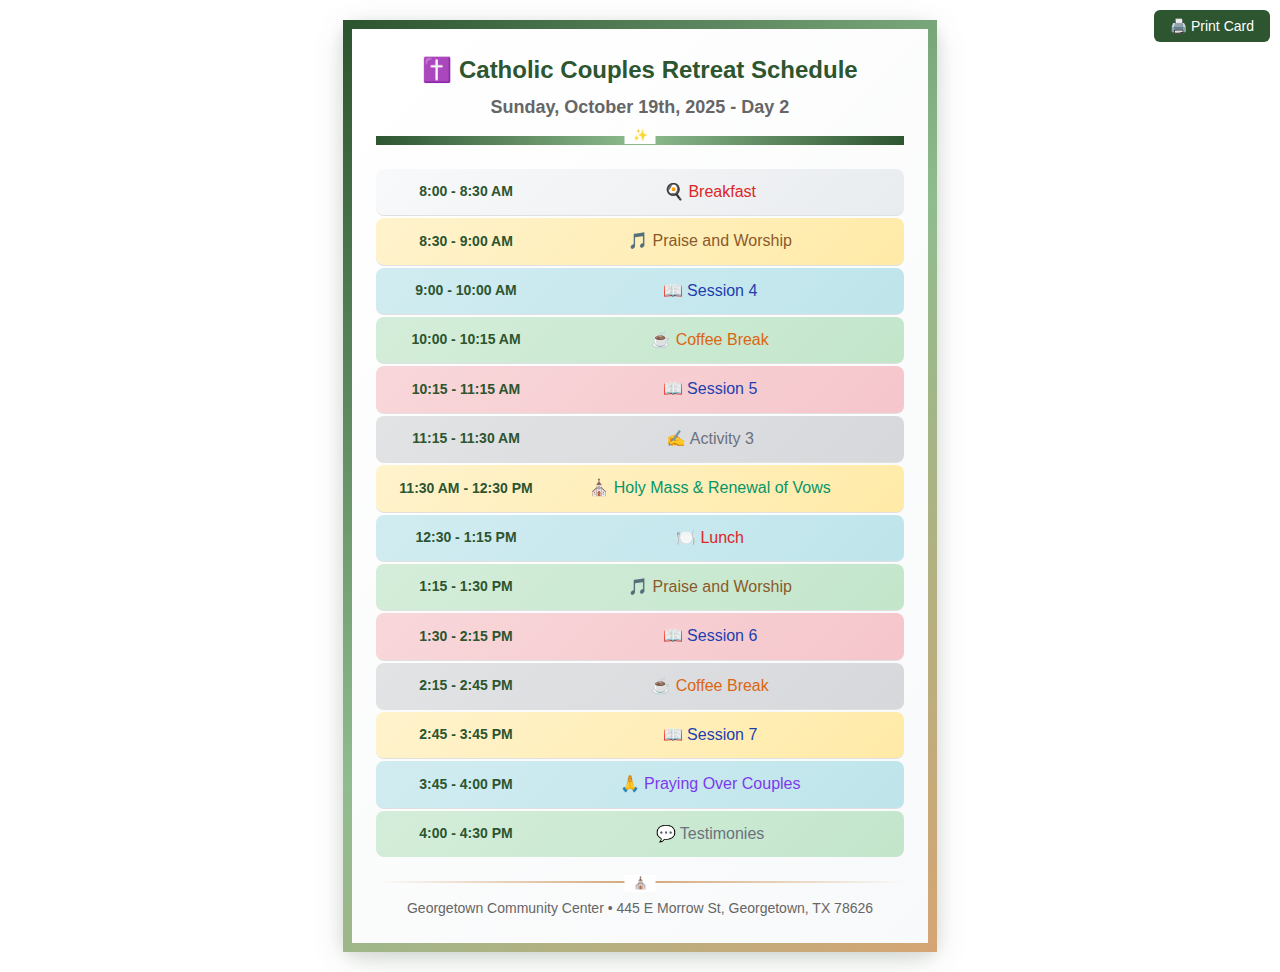
<file: day2-schedule-card.html>
<!DOCTYPE html>
<html lang="en">
<head>
    <meta charset="UTF-8">
    <meta name="viewport" content="width=device-width, initial-scale=1.0">
    <title>Day 2 Schedule Card - Catholic Couples Retreat</title>
    <style>
        @media print {
            * {
                visibility: hidden;
            }
            .card, .card * {
                visibility: visible;
            }
            .card {
                position: absolute;
                left: 0;
                top: 0;
                width: 100% !important;
                max-width: none !important;
                margin: 0 !important;
                padding: 20px !important;
                box-shadow: none !important;
                border: 3px solid #2c5530 !important;
                border-image: none !important;
                background: white !important;
            }
            .card::before {
                display: none !important;
            }
            body {
                margin: 0;
                padding: 0;
            }
            .no-print {
                display: none !important;
                visibility: hidden !important;
            }
        }
        
        body {
            font-family: -apple-system, BlinkMacSystemFont, 'Segoe UI', Roboto, Arial, sans-serif;
            margin: 20px;
            background: white;
            color: #333;
            line-height: 1.4;
        }
        
        .card {
            max-width: 5.5in;
            margin: 0 auto;
            border: 9px solid;
            border-image: linear-gradient(135deg, #2c5530 0%, #8fbc8f 50%, #d4a574 100%) 1;
            border-radius: 16px;
            padding: 24px;
            background: linear-gradient(135deg, #ffffff 0%, #f8f9fa 100%);
            box-shadow:
                0 8px 32px rgba(44, 85, 48, 0.15),
                0 4px 16px rgba(0, 0, 0, 0.1),
                inset 0 1px 0 rgba(255, 255, 255, 0.8);
            position: relative;
        }
        
        .card::before {
            content: '';
            position: absolute;
            top: -9px;
            left: -9px;
            right: -9px;
            bottom: -9px;
            background: linear-gradient(135deg, #2c5530 0%, #8fbc8f 50%, #d4a574 100%);
            border-radius: 16px;
            z-index: -1;
        }
        
        .header {
            text-align: center;
            margin-bottom: 24px;
            border-bottom: 9px solid;
            border-image: linear-gradient(90deg, #2c5530 0%, #8fbc8f 50%, #2c5530 100%) 1;
            padding-bottom: 16px;
            position: relative;
        }
        
        .header::after {
            content: '✨';
            position: absolute;
            bottom: -8px;
            left: 50%;
            transform: translateX(-50%);
            background: white;
            padding: 0 8px;
            font-size: 12px;
        }
        
        .header h1 {
            font-size: 24px;
            margin: 0 0 8px 0;
            color: #2c5530;
            font-weight: 700;
        }
        
        .header .date {
            font-size: 18px;
            color: #666;
            font-weight: 600;
        }
        
        .schedule-item {
            display: flex;
            justify-content: center;
            align-items: center;
            padding: 12px 20px;
            border-bottom: 1px solid #e0e0e0;
            text-align: center;
            border-radius: 8px;
            margin-bottom: 2px;
        }
        
        .schedule-item:last-child {
            border-bottom: none;
            margin-bottom: 0;
        }
        
        /* Gradient backgrounds for alternating rows */
        .schedule-item:nth-child(1) { background: linear-gradient(135deg, #f8f9fa 0%, #e9ecef 100%); }
        .schedule-item:nth-child(2) { background: linear-gradient(135deg, #fff3cd 0%, #ffeaa7 100%); }
        .schedule-item:nth-child(3) { background: linear-gradient(135deg, #d1ecf1 0%, #bee5eb 100%); }
        .schedule-item:nth-child(4) { background: linear-gradient(135deg, #d4edda 0%, #c3e6cb 100%); }
        .schedule-item:nth-child(5) { background: linear-gradient(135deg, #f8d7da 0%, #f5c6cb 100%); }
        .schedule-item:nth-child(6) { background: linear-gradient(135deg, #e2e3e5 0%, #d6d8db 100%); }
        .schedule-item:nth-child(7) { background: linear-gradient(135deg, #fff3cd 0%, #ffeaa7 100%); }
        .schedule-item:nth-child(8) { background: linear-gradient(135deg, #d1ecf1 0%, #bee5eb 100%); }
        .schedule-item:nth-child(9) { background: linear-gradient(135deg, #d4edda 0%, #c3e6cb 100%); }
        .schedule-item:nth-child(10) { background: linear-gradient(135deg, #f8d7da 0%, #f5c6cb 100%); }
        .schedule-item:nth-child(11) { background: linear-gradient(135deg, #e2e3e5 0%, #d6d8db 100%); }
        .schedule-item:nth-child(12) { background: linear-gradient(135deg, #fff3cd 0%, #ffeaa7 100%); }
        .schedule-item:nth-child(13) { background: linear-gradient(135deg, #d1ecf1 0%, #bee5eb 100%); }
        .schedule-item:nth-child(14) { background: linear-gradient(135deg, #d4edda 0%, #c3e6cb 100%); }
        
        .time {
            font-size: 14px;
            font-weight: 700;
            color: #2c5530;
            min-width: 140px;
            text-align: center;
        }
        
        .activity {
            font-size: 16px;
            color: #333;
            flex: 1;
            font-weight: 500;
            text-align: center;
        }
        
        .activity-type {
            font-weight: 500;
        }
        
        .worship { color: #8b5a2b; }
        .session { color: #1e40af; }
        .break { color: #dc6614; }
        .meal { color: #dc2626; }
        .mass { color: #059669; }
        .prayer { color: #7c3aed; }
        .activity-icon { color: #6b7280; }
        
        .footer {
            margin-top: 24px;
            padding-top: 16px;
            border-top: 2px solid;
            border-image: linear-gradient(90deg, transparent 0%, #d4a574 50%, transparent 100%) 1;
            text-align: center;
            font-size: 14px;
            color: #666;
            font-weight: 500;
            position: relative;
        }
        
        .footer::before {
            content: '⛪';
            position: absolute;
            top: -8px;
            left: 50%;
            transform: translateX(-50%);
            background: white;
            padding: 0 8px;
            font-size: 12px;
        }
        
        .print-button {
            position: fixed;
            top: 10px;
            right: 10px;
            background: #2c5530;
            color: white;
            border: none;
            padding: 8px 16px;
            border-radius: 6px;
            cursor: pointer;
            font-size: 14px;
        }
        
        .print-button:hover {
            background: #1e3a21;
        }
        
        @media print {
            .card {
                box-shadow: none;
                border: 2px solid #2c5530;
                max-width: none;
                width: 100%;
            }
        }
    </style>
</head>
<body>
    <button class="print-button no-print" onclick="window.print()">🖨️ Print Card</button>
    
    <div class="card">
        <div class="header">
            <h1>✝️ Catholic Couples Retreat Schedule</h1>
            <div class="date">Sunday, October 19th, 2025 - Day 2</div>
        </div>
        
        <div class="schedule">
            <div class="schedule-item">
                <div class="time">8:00 - 8:30 AM</div>
                <div class="activity meal">🍳 Breakfast</div>
            </div>
            
            <div class="schedule-item">
                <div class="time">8:30 - 9:00 AM</div>
                <div class="activity worship">🎵 Praise and Worship</div>
            </div>
            
            <div class="schedule-item">
                <div class="time">9:00 - 10:00 AM</div>
                <div class="activity session">📖 Session 4</div>
            </div>
            
            <div class="schedule-item">
                <div class="time">10:00 - 10:15 AM</div>
                <div class="activity break">☕ Coffee Break</div>
            </div>
            
            <div class="schedule-item">
                <div class="time">10:15 - 11:15 AM</div>
                <div class="activity session">📖 Session 5</div>
            </div>
            
            <div class="schedule-item">
                <div class="time">11:15 - 11:30 AM</div>
                <div class="activity activity-icon">✍️ Activity 3</div>
            </div>
            
            <div class="schedule-item">
                <div class="time">11:30 AM - 12:30 PM</div>
                <div class="activity mass">⛪ Holy Mass & Renewal of Vows</div>
            </div>
            
            <div class="schedule-item">
                <div class="time">12:30 - 1:15 PM</div>
                <div class="activity meal">🍽️ Lunch</div>
            </div>
            
            <div class="schedule-item">
                <div class="time">1:15 - 1:30 PM</div>
                <div class="activity worship">🎵 Praise and Worship</div>
            </div>
            
            <div class="schedule-item">
                <div class="time">1:30 - 2:15 PM</div>
                <div class="activity session">📖 Session 6</div>
            </div>
            
            <div class="schedule-item">
                <div class="time">2:15 - 2:45 PM</div>
                <div class="activity break">☕ Coffee Break</div>
            </div>
            
            <div class="schedule-item">
                <div class="time">2:45 - 3:45 PM</div>
                <div class="activity session">📖 Session 7</div>
            </div>
            
            <div class="schedule-item">
                <div class="time">3:45 - 4:00 PM</div>
                <div class="activity prayer">🙏 Praying Over Couples</div>
            </div>
            
            <div class="schedule-item">
                <div class="time">4:00 - 4:30 PM</div>
                <div class="activity activity-icon">💬 Testimonies</div>
            </div>
        </div>
        
        <div class="footer">
            Georgetown Community Center • 445 E Morrow St, Georgetown, TX 78626
        </div>
    </div>
</body>
</html>
</file>
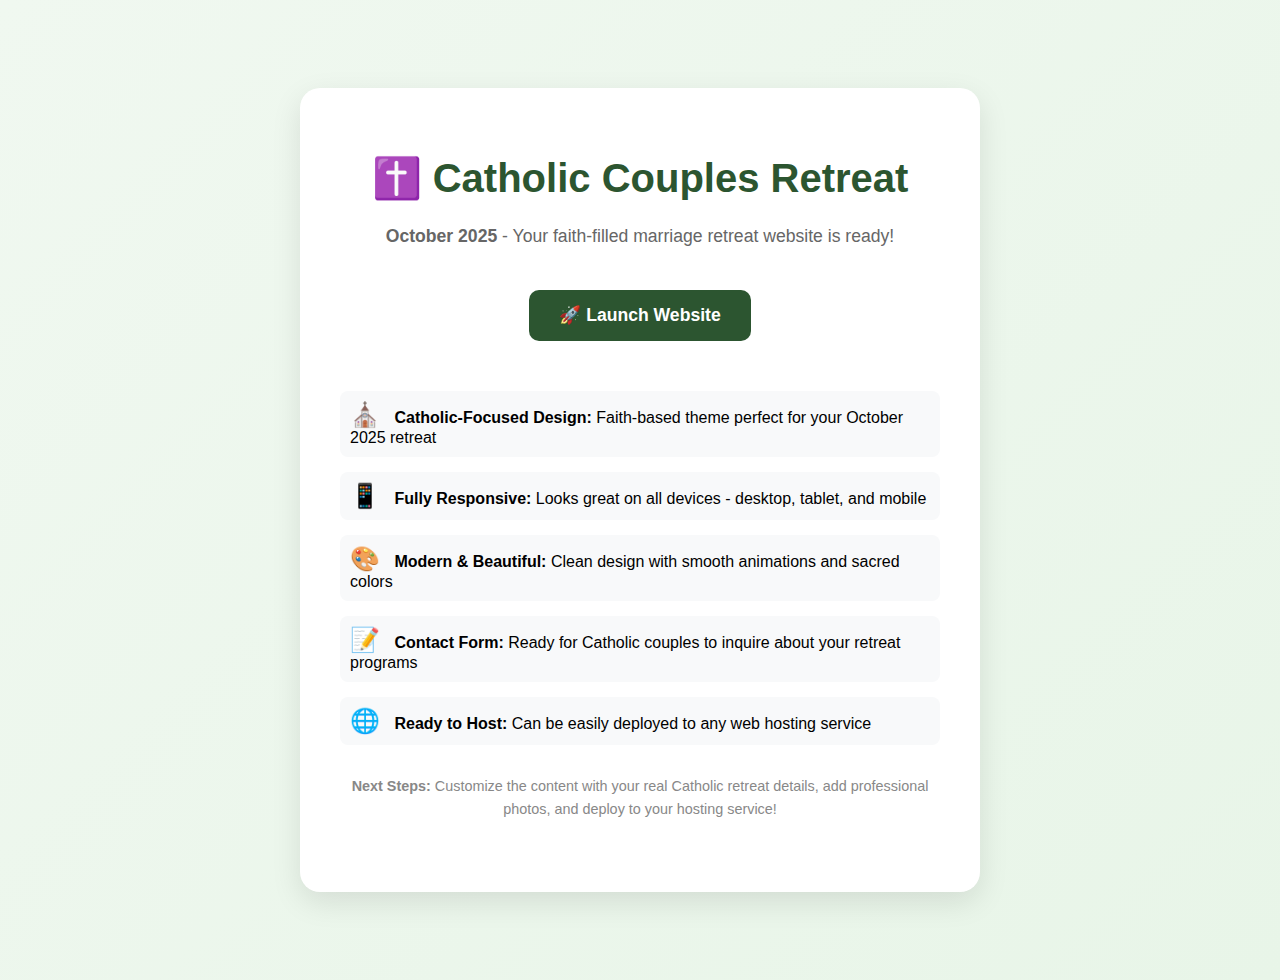
<file: launch.html>
<!DOCTYPE html>
<html lang="en">
<head>
    <meta charset="UTF-8">
    <meta name="viewport" content="width=device-width, initial-scale=1.0">
    <title>Launch Catholic Couples Retreat - October 2025</title>
    <style>
        body {
            font-family: -apple-system, BlinkMacSystemFont, sans-serif;
            background: linear-gradient(135deg, #f0f8f0 0%, #e8f5e8 100%);
            margin: 0;
            padding: 40px;
            min-height: 100vh;
            display: flex;
            align-items: center;
            justify-content: center;
        }
        .container {
            background: white;
            padding: 40px;
            border-radius: 20px;
            box-shadow: 0 10px 30px rgba(0,0,0,0.1);
            text-align: center;
            max-width: 600px;
        }
        h1 {
            color: #2c5530;
            margin-bottom: 20px;
            font-size: 2.5rem;
        }
        p {
            color: #666;
            margin-bottom: 30px;
            font-size: 1.1rem;
            line-height: 1.6;
        }
        .btn {
            display: inline-block;
            background: #2c5530;
            color: white;
            padding: 15px 30px;
            text-decoration: none;
            border-radius: 10px;
            font-weight: 600;
            font-size: 1.1rem;
            transition: all 0.3s ease;
            margin: 10px;
        }
        .btn:hover {
            background: #1e3a21;
            transform: translateY(-2px);
            box-shadow: 0 5px 15px rgba(0,0,0,0.2);
        }
        .features {
            margin-top: 40px;
            text-align: left;
        }
        .feature {
            margin: 15px 0;
            padding: 10px;
            background: #f8f9fa;
            border-radius: 8px;
        }
        .emoji {
            font-size: 1.5rem;
            margin-right: 10px;
        }
    </style>
</head>
<body>
    <div class="container">
        <h1>✝️ Catholic Couples Retreat</h1>
        <p><strong>October 2025</strong> - Your faith-filled marriage retreat website is ready!</p>
        
        <a href="index.html" class="btn">🚀 Launch Website</a>
        
        <div class="features">
            <div class="feature">
                <span class="emoji">⛪</span>
                <strong>Catholic-Focused Design:</strong> Faith-based theme perfect for your October 2025 retreat
            </div>
            <div class="feature">
                <span class="emoji">📱</span>
                <strong>Fully Responsive:</strong> Looks great on all devices - desktop, tablet, and mobile
            </div>
            <div class="feature">
                <span class="emoji">🎨</span>
                <strong>Modern & Beautiful:</strong> Clean design with smooth animations and sacred colors
            </div>
            <div class="feature">
                <span class="emoji">📝</span>
                <strong>Contact Form:</strong> Ready for Catholic couples to inquire about your retreat programs
            </div>
            <div class="feature">
                <span class="emoji">🌐</span>
                <strong>Ready to Host:</strong> Can be easily deployed to any web hosting service
            </div>
        </div>
        
        <p style="margin-top: 30px; font-size: 0.9rem; color: #888;">
            <strong>Next Steps:</strong> Customize the content with your real Catholic retreat details, add professional photos, and deploy to your hosting service!
        </p>
    </div>

    <script>
        // Add a little sparkle effect
        document.addEventListener('DOMContentLoaded', function() {
            const container = document.querySelector('.container');
            container.style.animation = 'fadeIn 0.8s ease-out';
            
            // Add CSS animation
            const style = document.createElement('style');
            style.textContent = `
                @keyframes fadeIn {
                    from { opacity: 0; transform: translateY(20px); }
                    to { opacity: 1; transform: translateY(0); }
                }
            `;
            document.head.appendChild(style);
        });
    </script>
</body>
</html>
</file>
<file: styles.css>
/* Reset and Base Styles */
* {
    margin: 0;
    padding: 0;
    box-sizing: border-box;
}

:root {
    /* Color Palette */
    --primary-color: #2c5530;
    --secondary-color: #8fbc8f;
    --accent-color: #d4a574;
    --text-dark: #2d3748;
    --text-light: #718096;
    --background-light: #f7fafc;
    --background-white: #ffffff;
    --border-color: #e2e8f0;
    --shadow-light: 0 1px 3px rgba(0, 0, 0, 0.1);
    --shadow-medium: 0 4px 6px rgba(0, 0, 0, 0.1);
    --shadow-large: 0 10px 25px rgba(0, 0, 0, 0.15);
    
    /* Typography */
    --font-primary: 'Inter', -apple-system, BlinkMacSystemFont, sans-serif;
    --font-heading: 'Playfair Display', serif;
    
    /* Spacing */
    --spacing-xs: 0.5rem;
    --spacing-sm: 1rem;
    --spacing-md: 1.5rem;
    --spacing-lg: 2rem;
    --spacing-xl: 3rem;
    --spacing-2xl: 4rem;
    
    /* Border Radius */
    --radius-sm: 0.375rem;
    --radius-md: 0.5rem;
    --radius-lg: 0.75rem;
    --radius-xl: 1rem;
}

body {
    font-family: var(--font-primary);
    line-height: 1.6;
    color: var(--text-dark);
    background-color: var(--background-white);
}

.container {
    max-width: 1200px;
    margin: 0 auto;
    padding: 0 var(--spacing-md);
}

/* Typography */
h1, h2, h3, h4, h5, h6 {
    font-family: var(--font-heading);
    font-weight: 600;
    line-height: 1.2;
    margin-bottom: var(--spacing-sm);
}

h1 { font-size: 3rem; }
h2 { font-size: 2.5rem; }
h3 { font-size: 2rem; }
h4 { font-size: 1.5rem; }

p {
    margin-bottom: var(--spacing-sm);
    color: var(--text-light);
}

/* Buttons */
.btn {
    display: inline-block;
    padding: var(--spacing-sm) var(--spacing-lg);
    border-radius: var(--radius-md);
    text-decoration: none;
    font-weight: 500;
    text-align: center;
    transition: all 0.3s ease;
    border: none;
    cursor: pointer;
    font-size: 1rem;
}

.btn-primary {
    background-color: var(--primary-color);
    color: white;
    box-shadow: var(--shadow-medium);
}

.btn-primary:hover {
    background-color: #1e3a21;
    transform: translateY(-2px);
    box-shadow: var(--shadow-large);
}

.btn-secondary {
    background-color: transparent;
    color: var(--primary-color);
    border: 2px solid var(--primary-color);
}

.btn-secondary:hover {
    background-color: var(--primary-color);
    color: white;
    transform: translateY(-2px);
}

.btn-register {
    background: linear-gradient(135deg, #10b981 0%, #059669 100%);
    color: white;
    font-size: 1.1rem;
    font-weight: 600;
    padding: 1rem 2rem;
    border-radius: 12px;
    box-shadow:
        0 4px 20px rgba(16, 185, 129, 0.3),
        0 2px 10px rgba(0, 0, 0, 0.1);
    transition: all 0.3s ease;
    text-decoration: none;
    display: inline-flex;
    align-items: center;
    gap: 0.5rem;
    font-family: -apple-system, BlinkMacSystemFont, 'Segoe UI', Roboto, Helvetica, Arial, sans-serif;
    letter-spacing: -0.01em;
}

.btn-register:hover {
    background: linear-gradient(135deg, #059669 0%, #047857 100%);
    transform: translateY(-3px);
    box-shadow:
        0 6px 25px rgba(16, 185, 129, 0.4),
        0 4px 15px rgba(0, 0, 0, 0.15);
}

.btn-register:active {
    transform: translateY(-1px);
    box-shadow:
        0 3px 15px rgba(16, 185, 129, 0.3),
        0 2px 8px rgba(0, 0, 0, 0.1);
}

.image-and-button-container {
    display: flex;
    align-items: center;
    gap: 2rem;
    margin-bottom: 1rem;
}

.image-container {
    flex: 1;
}

.register-button-container {
    display: flex;
    justify-content: center;
    align-items: center;
    flex-shrink: 0;
}

/* Navigation */
.navbar {
    position: fixed;
    top: 0;
    width: 100%;
    background: linear-gradient(135deg,
        rgba(245, 240, 235, 0.95) 0%,
        rgba(235, 225, 215, 0.95) 25%,
        rgba(225, 215, 205, 0.95) 50%,
        rgba(240, 235, 230, 0.95) 100%);
    backdrop-filter: blur(15px);
    border-bottom: none;
    z-index: 1000;
    transition: all 0.3s ease;
    padding: var(--spacing-sm) 0;
    box-shadow: 0 4px 20px rgba(139, 115, 95, 0.15);
}

.nav-container {
    max-width: 1200px;
    margin: 0 auto;
    padding: 0 var(--spacing-md);
    display: flex;
    justify-content: space-between;
    align-items: center;
    height: 70px;
}

.nav-logo {
    background: linear-gradient(135deg, var(--primary-color) 0%, #1e3a21 100%);
    padding: var(--spacing-sm) var(--spacing-lg);
    border-radius: var(--radius-xl);
    box-shadow: var(--shadow-medium);
    transition: transform 0.3s ease, box-shadow 0.3s ease;
}

.nav-logo:hover {
    transform: translateY(-2px);
    box-shadow: var(--shadow-large);
}

.nav-logo h2 {
    font-family: var(--font-heading);
    color: white;
    margin: 0;
    font-size: 1.3rem;
    font-weight: 700;
    text-shadow: 0 2px 4px rgba(0, 0, 0, 0.2);
}

.nav-menu {
    display: flex;
    list-style: none;
    gap: 8px;
}

.nav-menu li {
    background: rgba(255, 255, 255, 0.8);
    backdrop-filter: blur(20px);
    border-radius: 20px;
    border: 0.5px solid rgba(255, 255, 255, 0.2);
    box-shadow:
        0 1px 3px rgba(0, 0, 0, 0.1),
        inset 0 1px 0 rgba(255, 255, 255, 0.5);
    transition: all 0.2s ease-out;
    position: relative;
}

.nav-menu li:hover {
    background: rgba(255, 255, 255, 0.95);
    box-shadow:
        0 4px 20px rgba(0, 0, 0, 0.1),
        inset 0 1px 0 rgba(255, 255, 255, 0.8);
    transform: translateY(-1px);
}

.nav-menu li:active {
    transform: translateY(0px);
    box-shadow:
        0 1px 3px rgba(0, 0, 0, 0.2),
        inset 0 1px 0 rgba(255, 255, 255, 0.5);
}

.nav-menu a {
    display: block;
    padding: 12px 20px;
    text-decoration: none;
    color: #1d1d1f;
    font-weight: 500;
    font-size: 15px;
    line-height: 1.2;
    border-radius: 20px;
    transition: all 0.2s ease-out;
    font-family: -apple-system, BlinkMacSystemFont, 'Segoe UI', Roboto, Helvetica, Arial, sans-serif;
    letter-spacing: -0.01em;
}

.nav-menu a:hover {
    color: #0066cc;
}

.nav-menu a:active {
    opacity: 0.8;
}

/* Apple-style focus states */
.nav-menu a:focus {
    outline: 2px solid #0066cc;
    outline-offset: 2px;
}

/* Subtle pressed state */
.nav-menu li:active a {
    color: #0066cc;
}

.hamburger {
    display: none;
    flex-direction: column;
    cursor: pointer;
}

.hamburger span {
    width: 25px;
    height: 3px;
    background-color: var(--text-dark);
    margin: 3px 0;
    transition: 0.3s;
}

/* Hero Section */
.hero {
    display: flex;
    align-items: center;
    min-height: 100vh;
    padding: var(--spacing-2xl) var(--spacing-md);
    background:
        linear-gradient(135deg, rgba(240, 248, 240, 0.7) 0%, rgba(232, 245, 232, 0.7) 100%),
        url('images/ceremony-family-photos-88.jpg');
    background-size: cover;
    background-position: center;
    background-repeat: no-repeat;
    background-attachment: scroll;
    margin-top: 70px;
    position: relative;
}

.hero-content,
.hero-image {
    position: relative;
    z-index: 2;
}

.hero-content {
    flex: 1;
    max-width: 600px;
}

.hero-title {
    font-size: 4rem;
    color: var(--primary-color);
    margin-bottom: var(--spacing-md);
    line-height: 1.1;
}

.hero-subtitle {
    font-size: 1.25rem;
    color: var(--text-light);
    margin-bottom: var(--spacing-xl);
}

.hero-description {
    max-width: 800px;
    margin: 0 auto;
    text-align: left;
}

.hero-description p {
    font-size: 1.1rem;
    line-height: 1.7;
    margin-bottom: var(--spacing-md);
    color: var(--text-dark);
}

.hero-description p:last-child {
    margin-bottom: 0;
    font-size: 1.2rem;
}

.hero-buttons {
    display: flex;
    gap: var(--spacing-md);
    flex-wrap: wrap;
}

.hero-image {
    flex: 1;
    display: flex;
    flex-direction: column;
    justify-content: center;
    align-items: center;
    gap: var(--spacing-lg);
}

.image-placeholder {
    width: 100%;
    max-width: 500px;
    height: 400px;
    background: linear-gradient(135deg, var(--secondary-color), var(--accent-color));
    border-radius: var(--radius-xl);
    display: flex;
    align-items: center;
    justify-content: center;
    font-size: 1.5rem;
    color: white;
    text-align: center;
    box-shadow: var(--shadow-large);
}

.hero-image-photo {
    width: 100%;
    max-width: 500px;
    height: auto;
    object-fit: contain;
    border-radius: var(--radius-xl);
    box-shadow: var(--shadow-large);
    transition: transform 0.3s ease;
}

.hero-image-photo:hover {
    transform: scale(1.02);
}

.hero-image-photo {
    margin-bottom: 0;
}

.image-placeholder {
    margin-bottom: 0;
}

/* Section Headers */
.section-header {
    text-align: center;
    margin-bottom: var(--spacing-2xl);
}

.section-header h2 {
    color: var(--primary-color);
    margin-bottom: var(--spacing-sm);
}

.section-header p {
    font-size: 1.125rem;
    color: var(--text-light);
}

/* About Section */
.about {
    padding: var(--spacing-2xl) 0;
    background-color: var(--background-white);
}

.about-content {
    display: grid;
    grid-template-columns: 1fr 1fr;
    gap: var(--spacing-2xl);
    align-items: center;
}

.about-text h3 {
    color: var(--primary-color);
    margin-bottom: var(--spacing-md);
}

.features {
    display: grid;
    gap: var(--spacing-lg);
    margin-top: var(--spacing-xl);
}

.feature {
    display: flex;
    align-items: flex-start;
    gap: var(--spacing-md);
}

.feature-icon {
    font-size: 2rem;
    flex-shrink: 0;
}

.feature h4 {
    color: var(--primary-color);
    margin-bottom: var(--spacing-xs);
}

.about-image .image-placeholder {
    height: 350px;
}

/* Programs Section */
.programs {
    padding: var(--spacing-2xl) 0;
    background-color: var(--background-light);
}

.programs-grid {
    display: grid;
    grid-template-columns: repeat(auto-fit, minmax(350px, 1fr));
    gap: var(--spacing-xl);
}

.program-card {
    background-color: var(--background-white);
    border-radius: var(--radius-xl);
    overflow: hidden;
    box-shadow: var(--shadow-medium);
    transition: transform 0.3s ease, box-shadow 0.3s ease;
    position: relative;
}

.program-card:hover {
    transform: translateY(-5px);
    box-shadow: var(--shadow-large);
}

.program-card.featured {
    border: 3px solid var(--accent-color);
}

.program-badge {
    position: absolute;
    top: var(--spacing-md);
    right: var(--spacing-md);
    background-color: var(--accent-color);
    color: white;
    padding: var(--spacing-xs) var(--spacing-sm);
    border-radius: var(--radius-sm);
    font-size: 0.875rem;
    font-weight: 600;
    z-index: 10;
}

.program-image .image-placeholder {
    height: 200px;
    margin: 0;
    border-radius: 0;
}

.program-content {
    padding: var(--spacing-lg);
}

.program-content h3 {
    color: var(--primary-color);
    margin-bottom: var(--spacing-xs);
}

.program-duration {
    color: var(--accent-color);
    font-weight: 600;
    margin-bottom: var(--spacing-md);
}

.program-features {
    list-style: none;
    margin: var(--spacing-md) 0;
}

.program-features li {
    padding: var(--spacing-xs) 0;
    color: var(--text-light);
}

.program-price {
    font-size: 2rem;
    font-weight: 700;
    color: var(--primary-color);
    text-align: center;
    margin-top: var(--spacing-md);
}

/* Location Section */
.location {
    padding: var(--spacing-2xl) 0;
    background-color: var(--background-white);
}

.location-content {
    display: grid;
    grid-template-columns: 1fr 1fr;
    gap: var(--spacing-2xl);
    align-items: center;
}

.location-text h2 {
    color: var(--primary-color);
    margin-bottom: var(--spacing-md);
}

.location-features {
    margin-top: var(--spacing-xl);
}

.location-feature {
    margin-bottom: var(--spacing-lg);
}

.location-feature h4 {
    color: var(--primary-color);
    margin-bottom: var(--spacing-xs);
}

/* Testimonials Section */
.testimonials {
    padding: var(--spacing-2xl) 0;
    background-color: var(--background-light);
}

.testimonials-grid {
    display: grid;
    grid-template-columns: repeat(auto-fit, minmax(300px, 1fr));
    gap: var(--spacing-xl);
}

.testimonial {
    background-color: var(--background-white);
    padding: var(--spacing-xl);
    border-radius: var(--radius-xl);
    box-shadow: var(--shadow-medium);
}

.testimonial-content {
    margin-bottom: var(--spacing-lg);
}

.testimonial-content p {
    font-style: italic;
    font-size: 1.125rem;
    color: var(--text-dark);
}

.testimonial-author {
    display: flex;
    align-items: center;
    gap: var(--spacing-md);
}

.author-avatar {
    width: 50px;
    height: 50px;
    border-radius: 50%;
    background-color: var(--secondary-color);
    display: flex;
    align-items: center;
    justify-content: center;
    font-size: 1.5rem;
}

.author-info h4 {
    color: var(--primary-color);
    margin-bottom: 0;
}

.author-info p {
    color: var(--text-light);
    margin: 0;
    font-size: 0.875rem;
}

/* Contact Section */
.contact {
    padding: var(--spacing-2xl) 0;
    background-color: var(--background-white);
}

.contact-content {
    display: grid;
    grid-template-columns: 1fr 1fr;
    gap: var(--spacing-2xl);
}

.contact-info h2 {
    color: var(--primary-color);
    margin-bottom: var(--spacing-md);
}

.contact-details {
    margin-top: var(--spacing-xl);
}

.contact-item {
    display: flex;
    align-items: flex-start;
    gap: var(--spacing-md);
    margin-bottom: var(--spacing-lg);
}

.contact-icon {
    font-size: 1.5rem;
    flex-shrink: 0;
}

.contact-item h4 {
    color: var(--primary-color);
    margin-bottom: var(--spacing-xs);
}

.contact-item p {
    margin: 0;
}

/* Contact Form */
.contact-form {
    background-color: var(--background-light);
    padding: var(--spacing-xl);
    border-radius: var(--radius-xl);
}

.form-group {
    margin-bottom: var(--spacing-md);
}

.form-group input,
.form-group select,
.form-group textarea {
    width: 100%;
    padding: var(--spacing-sm);
    border: 1px solid var(--border-color);
    border-radius: var(--radius-md);
    font-family: var(--font-primary);
    font-size: 1rem;
    transition: border-color 0.3s ease;
}

.form-group input:focus,
.form-group select:focus,
.form-group textarea:focus {
    outline: none;
    border-color: var(--primary-color);
}

.form-group textarea {
    resize: vertical;
    min-height: 120px;
}

/* Footer */
.footer {
    background-color: var(--primary-color);
    color: white;
    padding: var(--spacing-2xl) 0 var(--spacing-md);
}

.footer-content {
    display: grid;
    grid-template-columns: repeat(auto-fit, minmax(250px, 1fr));
    gap: var(--spacing-xl);
    margin-bottom: var(--spacing-xl);
}

.footer-section h3,
.footer-section h4 {
    color: white;
    margin-bottom: var(--spacing-md);
}

.footer-section ul {
    list-style: none;
}

.footer-section ul li {
    margin-bottom: var(--spacing-xs);
}

.footer-section a {
    color: rgba(255, 255, 255, 0.8);
    text-decoration: none;
    transition: color 0.3s ease;
}

.footer-section a:hover {
    color: white;
}

.social-links {
    display: flex;
    flex-direction: column;
    gap: var(--spacing-xs);
}

.social-link {
    display: inline-block;
    padding: var(--spacing-xs) 0;
}

.footer-bottom {
    border-top: 1px solid rgba(255, 255, 255, 0.2);
    padding-top: var(--spacing-md);
    text-align: center;
    color: rgba(255, 255, 255, 0.7);
}

/* Responsive Design */
@media (max-width: 768px) {
    .nav-menu {
        position: fixed;
        left: -100%;
        top: 70px;
        flex-direction: column;
        background-color: white;
        width: 100%;
        text-align: center;
        transition: 0.3s;
        box-shadow: var(--shadow-medium);
        padding: var(--spacing-lg) 0;
    }

    .nav-menu.active {
        left: 0;
    }

    .hamburger {
        display: flex;
    }

    .hamburger.active span:nth-child(2) {
        opacity: 0;
    }

    .hamburger.active span:nth-child(1) {
        transform: translateY(8px) rotate(45deg);
    }

    .hamburger.active span:nth-child(3) {
        transform: translateY(-8px) rotate(-45deg);
    }

    .hero {
        flex-direction: column;
        text-align: center;
        padding: var(--spacing-xl) var(--spacing-md);
    }

    .hero-title {
        font-size: 2.5rem;
    }

    .hero-buttons {
        justify-content: center;
    }

    .about-content,
    .location-content,
    .contact-content {
        grid-template-columns: 1fr;
        gap: var(--spacing-xl);
    }

    .programs-grid {
        grid-template-columns: 1fr;
    }

    .testimonials-grid {
        grid-template-columns: 1fr;
    }

    .footer-content {
        grid-template-columns: 1fr;
        text-align: center;
    }

    .social-links {
        flex-direction: row;
        justify-content: center;
        flex-wrap: wrap;
    }
}

@media (max-width: 480px) {
    .hero-title {
        font-size: 2rem;
    }

    .hero-buttons {
        flex-direction: column;
        align-items: center;
    }

    .btn {
        width: 100%;
        max-width: 300px;
    }

    .container {
        padding: 0 var(--spacing-sm);
    }
}

/* Smooth Scrolling */
html {
    scroll-behavior: smooth;
}

/* Animation Classes */
.fade-in {
    opacity: 0;
    transform: translateY(30px);
    transition: opacity 0.6s ease, transform 0.6s ease;
}

.fade-in.visible {
    opacity: 1;
    transform: translateY(0);
}

/* Loading Animation */
@keyframes pulse {
    0%, 100% {
        opacity: 1;
    }
    50% {
        opacity: 0.5;
    }
}

.loading {
    animation: pulse 2s infinite;
}

/* Retreat Details Card */
.retreat-details-card {
    width: 100%;
    max-width: 1000px;
    background: var(--background-white);
    border-radius: var(--radius-xl);
    padding: var(--spacing-lg);
    box-shadow: var(--shadow-large);
    border: 1px solid var(--border-color);
    margin-top: 1rem;
}

.retreat-details-grid {
    display: grid;
    grid-template-columns: repeat(5, 1fr);
    gap: var(--spacing-md);
    align-items: start;
}

.detail-item {
    text-align: center;
    padding: var(--spacing-sm);
    border-radius: var(--radius-md);
    background: linear-gradient(135deg, #f8f9fa 0%, #e9ecef 100%);
    border: 1px solid var(--border-color);
    transition: transform 0.3s ease, box-shadow 0.3s ease;
}

.detail-item:hover {
    transform: translateY(-2px);
    box-shadow: var(--shadow-medium);
}

.detail-icon {
    font-size: 2rem;
    margin-bottom: var(--spacing-xs);
    display: block;
}

.detail-content h4 {
    color: var(--primary-color);
    font-size: 0.9rem;
    font-weight: 600;
    margin-bottom: var(--spacing-xs);
    font-family: var(--font-primary);
}

.detail-content p {
    color: var(--text-dark);
    font-size: 0.8rem;
    line-height: 1.3;
    margin: 0;
    font-weight: 500;
}

.detail-content a {
    color: var(--primary-color);
    text-decoration: none;
    font-weight: 600;
    transition: color 0.3s ease;
}

.detail-content a:hover {
    color: #1e3a21;
    text-decoration: underline;
}

/* Responsive adjustments for retreat details card */
@media (max-width: 768px) {
    .retreat-details-card {
        max-width: 100%;
        padding: var(--spacing-md);
    }
    
    .retreat-details-grid {
        grid-template-columns: repeat(3, 1fr);
        gap: var(--spacing-sm);
    }
    
    .detail-item {
        padding: var(--spacing-xs);
    }
    
    .detail-icon {
        font-size: 1.5rem;
    }
    
    .detail-content h4 {
        font-size: 0.8rem;
    }
    
    .detail-content p {
        font-size: 0.75rem;
    }
}

@media (max-width: 480px) {
    .retreat-details-grid {
        grid-template-columns: 1fr;
        gap: var(--spacing-xs);
    }
    
    .detail-item {
        padding: var(--spacing-sm);
    }
    
    .detail-icon {
        font-size: 1.8rem;
    }
    
    .detail-content h4 {
        font-size: 0.85rem;
    }
    
    .detail-content p {
        font-size: 0.8rem;
    }
}

/* Why Section Styles */
.why-section-page {
    padding: var(--spacing-2xl) 0;
    background-color: var(--background-light);
}

.why-content {
    max-width: 800px;
    margin: 0 auto;
}

.intro-text {
    font-size: 1.1rem;
    line-height: 1.7;
    margin-bottom: var(--spacing-xl);
    color: var(--text-dark);
    font-style: italic;
    background: linear-gradient(135deg, #f8f9fa 0%, #e9ecef 100%);
    padding: var(--spacing-lg);
    border-radius: var(--radius-lg);
    border-left: 4px solid var(--primary-color);
    text-align: center;
}

.why-item {
    margin-bottom: var(--spacing-xl);
    padding: var(--spacing-lg);
    background: var(--background-white);
    border-radius: var(--radius-lg);
    box-shadow: var(--shadow-sm);
    border: 1px solid var(--border-color);
}

.why-item h3 {
    display: flex;
    align-items: center;
    gap: var(--spacing-md);
    color: var(--primary-color);
    margin-bottom: var(--spacing-md);
    font-size: 1.3rem;
}

.why-item .number {
    background: linear-gradient(135deg, var(--primary-color) 0%, #1e3a21 100%);
    color: white;
    width: 32px;
    height: 32px;
    border-radius: 50%;
    display: flex;
    align-items: center;
    justify-content: center;
    font-weight: 600;
    font-size: 1rem;
    flex-shrink: 0;
}

.why-item p {
    font-size: 1rem;
    line-height: 1.6;
    color: var(--text-dark);
    margin: 0;
}

.conclusion-text {
    background: linear-gradient(135deg, #e8f5e8 0%, #d4edda 100%);
    padding: var(--spacing-xl);
    border-radius: var(--radius-lg);
    border: 2px solid var(--primary-color);
    margin-top: var(--spacing-xl);
}

.conclusion-text p {
    font-size: 1.1rem;
    line-height: 1.7;
    color: var(--primary-color);
    margin: 0;
    text-align: center;
}

/* Schedule Section Styles - Apple-like Design */
.schedule-section {
    padding: var(--spacing-2xl) 0;
    background: linear-gradient(135deg, #f8f9fa 0%, #ffffff 100%);
}

.schedule-content {
    max-width: 650px;
    margin: 0 auto;
}

/* Apple-like day schedule styles */
.day-schedule {
    margin-bottom: 3rem;
    background: rgba(255, 255, 255, 0.8);
    backdrop-filter: blur(20px);
    border-radius: 20px;
    padding: 1.5rem;
    box-shadow:
        0 4px 30px rgba(0, 0, 0, 0.05),
        0 1px 3px rgba(0, 0, 0, 0.1),
        inset 0 1px 0 rgba(255, 255, 255, 0.6);
    border: 0.5px solid rgba(255, 255, 255, 0.3);
}

.day-schedule:last-of-type {
    margin-bottom: 2rem;
}

.schedule-day-header {
    margin-bottom: 1.5rem;
}

.schedule-day-header h3 {
    color: #1d1d1f;
    font-size: 1.5rem;
    font-weight: 600;
    text-align: center;
    margin-bottom: 0;
    padding: 1rem 1.5rem;
    background: rgba(255, 255, 255, 0.9);
    backdrop-filter: blur(20px);
    border-radius: 16px;
    border: 0.5px solid rgba(0, 0, 0, 0.1);
    box-shadow:
        0 2px 20px rgba(0, 0, 0, 0.08),
        inset 0 1px 0 rgba(255, 255, 255, 0.8);
    font-family: -apple-system, BlinkMacSystemFont, 'Segoe UI', Roboto, Helvetica, Arial, sans-serif;
    letter-spacing: -0.02em;
}

.schedule-single-day {
    display: flex;
    flex-direction: column;
    gap: 1px;
    background: rgba(0, 0, 0, 0.05);
    border-radius: 12px;
    overflow: hidden;
}

.schedule-time-row {
    display: grid;
    grid-template-columns: 140px 1fr;
    align-items: center;
    padding: 12px 16px;
    background: rgba(255, 255, 255, 0.95);
    backdrop-filter: blur(20px);
    transition: all 0.2s ease-out;
    border: none;
    position: relative;
    border-left: 3px solid transparent;
}

/* Color coding for different activity types */
.schedule-time-row.worship {
    background: rgba(255, 248, 220, 0.95);
    border-left-color: #f59e0b;
}

.schedule-time-row.session {
    background: rgba(239, 246, 255, 0.95);
    border-left-color: #3b82f6;
}

.schedule-time-row.mass {
    background: rgba(240, 253, 244, 0.95);
    border-left-color: #10b981;
}

.schedule-time-row.break {
    background: rgba(254, 243, 199, 0.95);
    border-left-color: #d97706;
}

.schedule-time-row.meal {
    background: rgba(255, 241, 242, 0.95);
    border-left-color: #ef4444;
}

.schedule-time-row.prayer {
    background: rgba(245, 243, 255, 0.95);
    border-left-color: #8b5cf6;
}

.schedule-time-row:first-child {
    border-radius: 12px 12px 0 0;
}

.schedule-time-row:last-child {
    border-radius: 0 0 12px 12px;
}

.schedule-time-row:only-child {
    border-radius: 12px;
}

.schedule-time-row:hover {
    background: rgba(255, 255, 255, 1);
    transform: none;
    box-shadow:
        0 2px 10px rgba(0, 0, 0, 0.1),
        inset 0 1px 0 rgba(255, 255, 255, 0.9);
}

.schedule-time-row:active {
    background: rgba(245, 245, 247, 1);
    transform: scale(0.995);
}

/* Legacy styles for backward compatibility */
.schedule-header-row {
    display: grid;
    grid-template-columns: 180px 1fr 1fr;
    gap: var(--spacing-md);
    margin-bottom: var(--spacing-lg);
}

.schedule-aligned-grid {
    display: flex;
    flex-direction: column;
    gap: var(--spacing-xs);
}

/* Apple-like time slot and activity styles */
.time-slot {
    font-weight: 500;
    color: #6e6e73;
    font-size: 13px;
    text-align: left;
    font-family: -apple-system, BlinkMacSystemFont, 'Segoe UI', Roboto, Helvetica, Arial, sans-serif;
    letter-spacing: -0.01em;
    line-height: 1.2;
}

.day-activity {
    display: flex;
    align-items: center;
    padding: 0;
    background: transparent;
    border: none;
}

.day-activity h4 {
    color: #1d1d1f;
    font-size: 15px;
    font-weight: 500;
    margin: 0;
    font-family: -apple-system, BlinkMacSystemFont, 'Segoe UI', Roboto, Helvetica, Arial, sans-serif;
    letter-spacing: -0.01em;
    line-height: 1.3;
}

.day-activity p {
    color: #6e6e73;
    font-size: 13px;
    line-height: 1.3;
    margin: 0;
    font-family: -apple-system, BlinkMacSystemFont, 'Segoe UI', Roboto, Helvetica, Arial, sans-serif;
}

.schedule-note {
    margin-top: var(--spacing-xl);
    padding: var(--spacing-lg);
    background: linear-gradient(135deg, #f8f9fa 0%, #e9ecef 100%);
    border-radius: var(--radius-lg);
    border-left: 4px solid var(--accent-color);
    text-align: center;
}

.schedule-note p {
    color: var(--text-dark);
    font-size: 1rem;
    line-height: 1.6;
    margin: 0;
    font-style: italic;
}

/* About Br. Colin Section Styles */
.about-colin-section {
    padding: var(--spacing-2xl) 0;
    background-color: var(--background-light);
}

.colin-content {
    max-width: 1000px;
    margin: 0 auto;
}

.colin-intro-with-image {
    display: grid;
    grid-template-columns: 250px 1fr;
    gap: var(--spacing-xl);
    align-items: start;
    margin-bottom: var(--spacing-2xl);
    padding: var(--spacing-lg);
    background: var(--background-white);
    border-radius: var(--radius-lg);
    box-shadow: var(--shadow-medium);
}

.colin-image {
    display: flex;
    flex-direction: column;
    align-items: center;
}

.colin-photo {
    width: 100%;
    max-width: 220px;
    height: auto;
    border-radius: var(--radius-lg);
    object-fit: cover;
    box-shadow: var(--shadow-large);
    border: 3px solid var(--primary-color);
    transition: transform 0.3s ease, box-shadow 0.3s ease;
}

.colin-photo:hover {
    transform: translateY(-3px);
    box-shadow: var(--shadow-large);
}

.colin-image-placeholder {
    width: 100%;
    max-width: 220px;
    height: 280px;
    border-radius: var(--radius-lg);
    background: linear-gradient(135deg, var(--secondary-color), var(--accent-color));
    display: flex;
    align-items: center;
    justify-content: center;
    font-size: 2rem;
    color: white;
    border: 3px solid var(--primary-color);
    box-shadow: var(--shadow-large);
}

.colin-intro {
    text-align: left;
}

.colin-intro p {
    font-size: 1.1rem;
    line-height: 1.7;
    color: var(--text-dark);
    margin: 0;
}

.colin-links {
    display: grid;
    grid-template-columns: repeat(auto-fit, minmax(400px, 1fr));
    gap: var(--spacing-xl);
    margin-bottom: var(--spacing-2xl);
}

.colin-link-card {
    background: var(--background-white);
    padding: var(--spacing-xl);
    border-radius: var(--radius-xl);
    box-shadow: var(--shadow-medium);
    text-align: center;
    transition: transform 0.3s ease, box-shadow 0.3s ease;
    border: 1px solid var(--border-color);
}

.colin-link-card:hover {
    transform: translateY(-5px);
    box-shadow: var(--shadow-large);
}

.link-icon {
    font-size: 3rem;
    margin-bottom: var(--spacing-md);
    display: block;
}

.colin-link-card h3 {
    color: var(--primary-color);
    font-size: 1.5rem;
    margin-bottom: var(--spacing-md);
    font-family: var(--font-heading);
}

.colin-link-card p {
    color: var(--text-dark);
    font-size: 1rem;
    line-height: 1.6;
    margin-bottom: var(--spacing-lg);
}

.colin-link-card .btn {
    margin-top: var(--spacing-md);
}

.colin-quote {
    background: linear-gradient(135deg, #e8f5e8 0%, #d4edda 100%);
    padding: var(--spacing-xl);
    border-radius: var(--radius-lg);
    border-left: 4px solid var(--primary-color);
    text-align: center;
    box-shadow: var(--shadow-medium);
}

.colin-quote blockquote {
    margin: 0;
}

.colin-quote p {
    font-size: 1.2rem;
    line-height: 1.7;
    color: var(--primary-color);
    font-style: italic;
    margin-bottom: var(--spacing-md);
    font-weight: 500;
}

.colin-quote cite {
    color: var(--text-dark);
    font-size: 1rem;
    font-weight: 600;
    font-style: normal;
}

/* Responsive adjustments for About Br. Colin section */
@media (max-width: 768px) {
    .colin-intro-with-image {
        grid-template-columns: 1fr;
        gap: var(--spacing-lg);
        text-align: center;
    }
    
    .colin-photo {
        max-width: 200px;
    }
    
    .colin-image-placeholder {
        max-width: 200px;
        height: 250px;
        font-size: 1.8rem;
    }
    
    .colin-intro {
        text-align: center;
    }
    
    .colin-links {
        grid-template-columns: 1fr;
        gap: var(--spacing-lg);
    }
    
    .colin-link-card {
        padding: var(--spacing-lg);
    }
    
    .link-icon {
        font-size: 2.5rem;
    }
    
    .colin-link-card h3 {
        font-size: 1.3rem;
    }
    
    .colin-quote {
        padding: var(--spacing-lg);
    }
    
    .colin-quote p {
        font-size: 1.1rem;
    }
}

@media (max-width: 480px) {
    .colin-intro-with-image {
        padding: var(--spacing-md);
    }
    
    .colin-photo {
        width: 120px;
        height: 120px;
    }
    
    .colin-image-placeholder {
        width: 120px;
        height: 120px;
        font-size: 1.5rem;
    }
    
    .colin-link-card {
        padding: var(--spacing-md);
    }
    
    .colin-quote {
        padding: var(--spacing-md);
    }
    
    .colin-quote p {
        font-size: 1rem;
    }
}

/* Responsive adjustments for schedule section */
@media (max-width: 1024px) {
    .schedule-header-row {
        display: grid;
        grid-template-columns: 120px 1fr 1fr;
        gap: var(--spacing-sm);
        margin-bottom: var(--spacing-lg);
    }
    
    .schedule-day-header h3 {
        font-size: 1.2rem;
        padding: var(--spacing-sm);
        margin: 0;
    }
    
    .schedule-time-row {
        display: grid;
        grid-template-columns: 120px 1fr 1fr;
        gap: var(--spacing-sm);
        align-items: start;
        padding: var(--spacing-sm);
        background: var(--background-white);
        border-radius: var(--radius-md);
        border: 1px solid var(--border-color);
        box-shadow: var(--shadow-light);
        margin-bottom: var(--spacing-sm);
        transition: transform 0.3s ease, box-shadow 0.3s ease;
    }
    
    .time-slot {
        font-size: 0.85rem;
        font-weight: 600;
        color: var(--primary-color);
        text-align: center;
        padding: var(--spacing-xs);
        background: linear-gradient(135deg, #f8f9fa 0%, #e9ecef 100%);
        border-radius: var(--radius-sm);
        border: 1px solid var(--border-color);
        display: flex;
        align-items: center;
        justify-content: center;
        min-height: 50px;
    }
    
    .day-activity {
        padding: var(--spacing-xs);
        background: var(--background-white);
        border-radius: var(--radius-sm);
        border: 1px solid var(--border-color);
        min-height: 50px;
        display: flex;
        flex-direction: column;
        justify-content: center;
    }
    
    .day-activity h4 {
        font-size: 0.85rem;
        margin-bottom: 2px;
        line-height: 1.2;
    }
    
    .day-activity p {
        font-size: 0.75rem;
        line-height: 1.3;
        margin: 0;
    }
}

@media (max-width: 768px) {
    .schedule-header-row {
        grid-template-columns: 100px 1fr 1fr;
        gap: var(--spacing-xs);
    }
    
    .schedule-day-header h3 {
        font-size: 1.1rem;
        padding: var(--spacing-xs);
    }
    
    .schedule-time-row {
        grid-template-columns: 100px 1fr 1fr;
        gap: var(--spacing-xs);
        padding: var(--spacing-xs);
        margin-bottom: var(--spacing-xs);
    }
    
    .time-slot {
        font-size: 0.8rem;
        padding: var(--spacing-xs);
        min-height: 45px;
    }
    
    .day-activity {
        padding: var(--spacing-xs);
        min-height: 45px;
    }
    
    .day-activity h4 {
        font-size: 0.8rem;
        line-height: 1.2;
        margin-bottom: 1px;
    }
    
    .day-activity p {
        font-size: 0.7rem;
        line-height: 1.2;
    }
}

@media (max-width: 480px) {
    .schedule-header-row {
        grid-template-columns: 80px 1fr 1fr;
        gap: 4px;
    }
    
    .schedule-day-header h3 {
        font-size: 1rem;
        padding: 4px;
    }
    
    .schedule-time-row {
        grid-template-columns: 80px 1fr 1fr;
        gap: 4px;
        padding: 4px;
        margin-bottom: 4px;
    }
    
    .time-slot {
        font-size: 0.7rem;
        padding: 2px;
        min-height: 40px;
        line-height: 1.1;
    }
    
    .day-activity {
        padding: 4px;
        min-height: 40px;
    }
    
    .day-activity h4 {
        font-size: 0.75rem;
        line-height: 1.1;
        margin-bottom: 1px;
    }
    
    .day-activity p {
        font-size: 0.65rem;
        line-height: 1.1;
    }
    
    .schedule-note {
        padding: var(--spacing-sm);
        margin-top: var(--spacing-lg);
    }
    
    .schedule-note p {
        font-size: 0.85rem;
        line-height: 1.4;
    }
}
</file>
